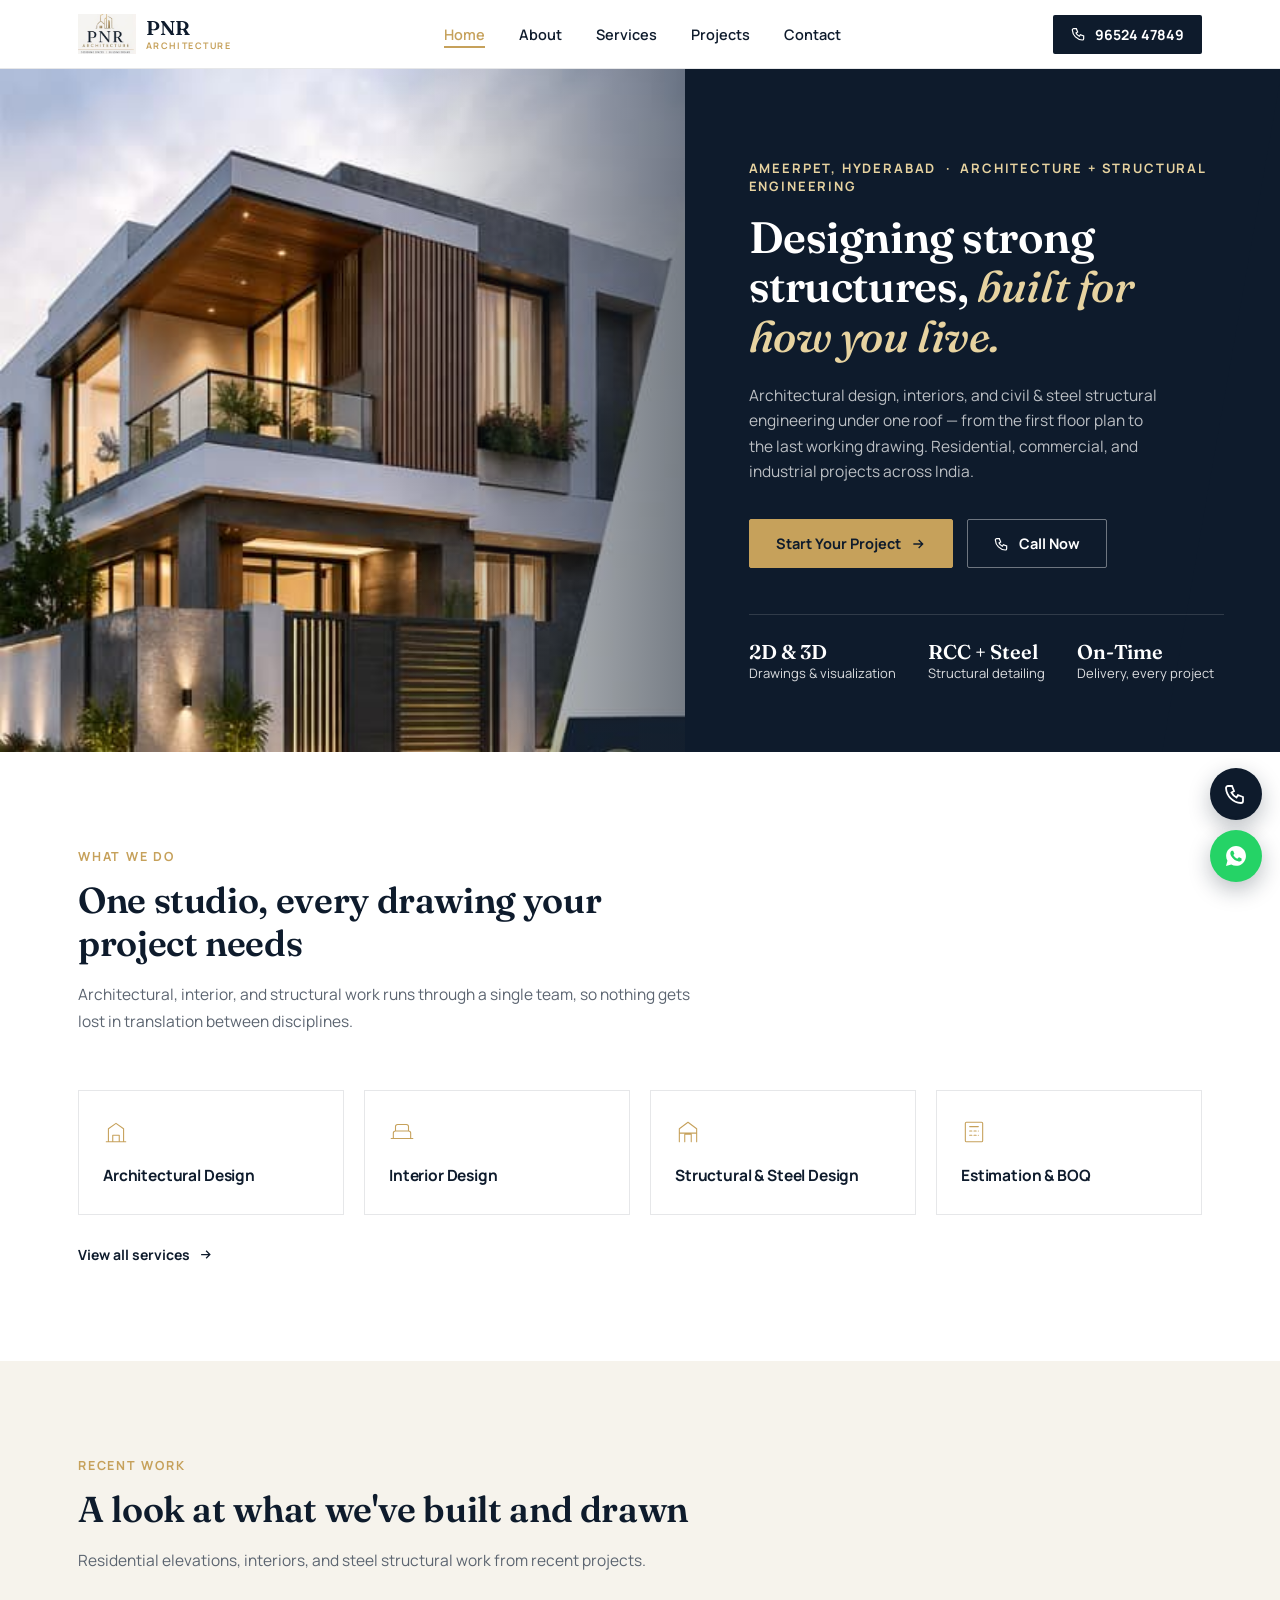
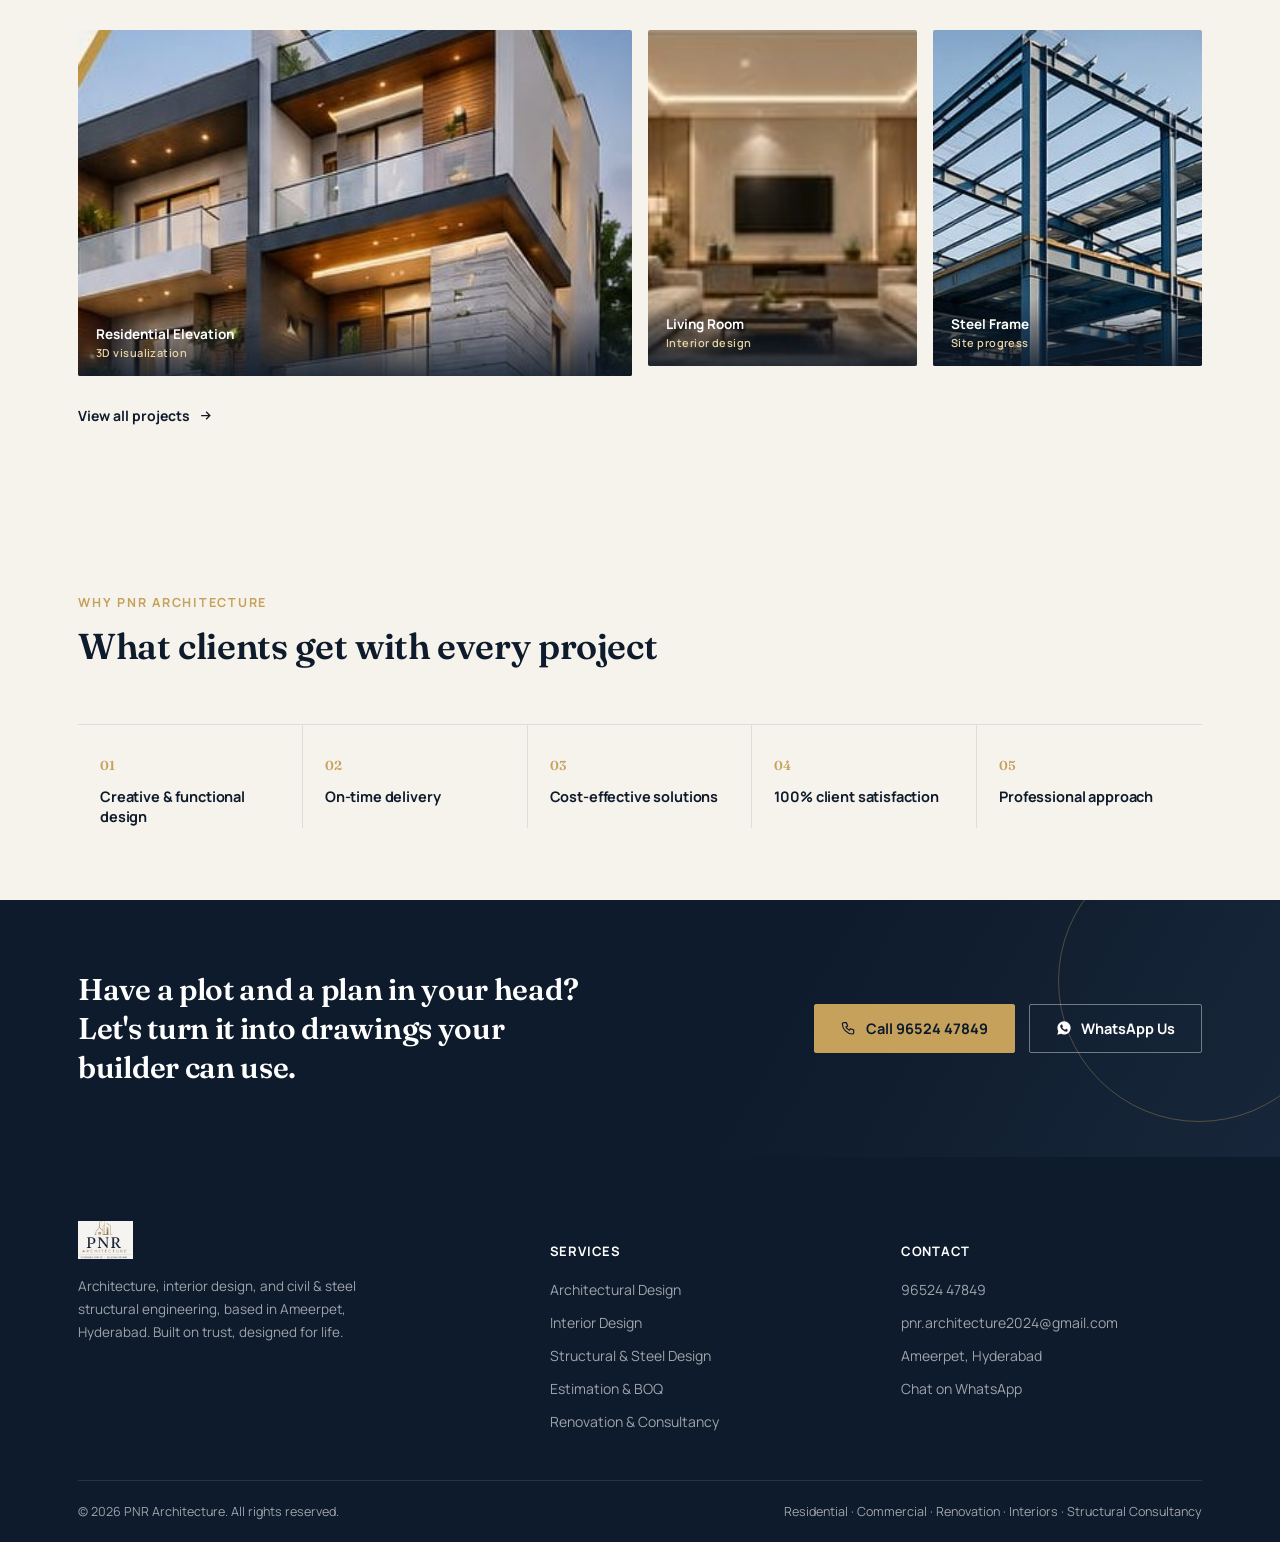
<file: index.html>
<!DOCTYPE html>
<html lang="en">
<head>
<meta charset="UTF-8">
<meta name="viewport" content="width=device-width, initial-scale=1.0">
<title>Home — PNR Architecture, Ameerpet Hyderabad</title>
<meta name="description" content="PNR Architecture — architecture, interior design, and civil & steel structural engineering, Ameerpet, Hyderabad.">
<link rel="preconnect" href="https://fonts.googleapis.com">
<link rel="preconnect" href="https://fonts.gstatic.com" crossorigin>
<link href="https://fonts.googleapis.com/css2?family=Fraunces:ital,opsz,wght@0,9..144,400;0,9..144,500;0,9..144,600;0,9..144,700;1,9..144,500&family=Manrope:wght@400;500;600;700;800&display=swap" rel="stylesheet">
<link rel="stylesheet" href="styles.css">
</head>
<body>

<header class="site-nav">
  <div class="nav-inner">
    <a href="index.html" class="nav-brand">
      <img src="assets/img/logo.jpg" alt="PNR Architecture logo">
      <span class="brand-text">PNR<span>ARCHITECTURE</span></span>
    </a>
    <nav class="nav-links" id="navLinks">
      <a href="index.html" class="active">Home</a>
      <a href="about.html">About</a>
      <a href="services.html">Services</a>
      <a href="projects.html">Projects</a>
      <a href="contact.html">Contact</a>
    </nav>
    <div class="nav-cta">
      <a href="tel:+919652447849" class="btn-call">
        <svg viewBox="0 0 24 24" fill="none" stroke="currentColor" stroke-width="1.8"><path d="M4 4h4l2 5-2.5 1.5a11 11 0 0 0 5 5L14 13l5 2v4a2 2 0 0 1-2 2A16 16 0 0 1 2 6a2 2 0 0 1 2-2z"/></svg>
        96524 47849
      </a>
      <button class="nav-toggle" id="navToggle" aria-label="Toggle menu">
        <span></span><span></span><span></span>
      </button>
    </div>
  </div>
</header>

<section class="hero" id="home">
  <div class="hero-grid">
    <div class="hero-media">
      <img src="assets/img/hero-house.jpg" alt="Modern residential elevation designed by PNR Architecture">
    </div>
    <div class="hero-diag"></div>
    <div class="hero-copy">
      <span class="hero-eyebrow reveal d1">AMEERPET, HYDERABAD &nbsp;·&nbsp; ARCHITECTURE + STRUCTURAL ENGINEERING</span>
      <h1 class="reveal d2">Designing strong structures, <em>built for how you live.</em></h1>
      <p class="hero-sub reveal d3">Architectural design, interiors, and civil &amp; steel structural engineering under one roof — from the first floor plan to the last working drawing. Residential, commercial, and industrial projects across India.</p>
      <div class="hero-actions reveal d4">
        <a href="contact.html" class="btn-gold">
          Start Your Project
          <svg viewBox="0 0 24 24" fill="none" stroke="currentColor" stroke-width="2"><path d="M5 12h14M13 6l6 6-6 6"/></svg>
        </a>
        <a href="tel:+919652447849" class="btn-ghost">
          <svg viewBox="0 0 24 24" fill="none" stroke="currentColor" stroke-width="1.8"><path d="M4 4h4l2 5-2.5 1.5a11 11 0 0 0 5 5L14 13l5 2v4a2 2 0 0 1-2 2A16 16 0 0 1 2 6a2 2 0 0 1 2-2z"/></svg>
          Call Now
        </a>
      </div>
      <div class="hero-strip reveal d4">
        <div><strong>2D &amp; 3D</strong>Drawings &amp; visualization</div>
        <div><strong>RCC + Steel</strong>Structural detailing</div>
        <div><strong>On-Time</strong>Delivery, every project</div>
      </div>
    </div>
  </div>
</section>

<section class="section" id="services">
  <div class="wrap">
    <div class="section-foot">
      <div class="section-head">
        <span class="section-tag">What we do</span>
        <h2>One studio, every drawing your project needs</h2>
        <p>Architectural, interior, and structural work runs through a single team, so nothing gets lost in translation between disciplines.</p>
      </div>
    </div>
    <div class="teaser-grid">
      <div class="teaser-card">
        <svg viewBox="0 0 24 24" fill="none" stroke="currentColor" stroke-linecap="round" stroke-linejoin="round"><path d="M3 21h18M5 21V9l7-5 7 5v12M9 21v-6h6v6"/></svg>
        <h3>Architectural Design</h3>
      </div>
      <div class="teaser-card">
        <svg viewBox="0 0 24 24" fill="none" stroke="currentColor" stroke-linecap="round" stroke-linejoin="round"><path d="M4 18v-5a2 2 0 0 1 2-2h12a2 2 0 0 1 2 2v5M2 18h20M6 11V7a2 2 0 0 1 2-2h8a2 2 0 0 1 2 2v4"/></svg>
        <h3>Interior Design</h3>
      </div>
      <div class="teaser-card">
        <svg viewBox="0 0 24 24" fill="none" stroke="currentColor" stroke-linecap="round" stroke-linejoin="round"><path d="M4 21V9l8-6 8 6v12M9 21v-7h6v7M4 13h16"/></svg>
        <h3>Structural &amp; Steel Design</h3>
      </div>
      <div class="teaser-card">
        <svg viewBox="0 0 24 24" fill="none" stroke="currentColor" stroke-linecap="round" stroke-linejoin="round"><rect x="4" y="3" width="16" height="18" rx="1"/><path d="M8 7h8M8 11h2M12 11h2M16 11h0M8 15h2M12 15h2M16 15h0"/></svg>
        <h3>Estimation &amp; BOQ</h3>
      </div>
    </div>
    <a href="services.html" class="section-link">View all services <svg viewBox="0 0 24 24" fill="none" stroke="currentColor" stroke-width="2"><path d="M5 12h14M13 6l6 6-6 6"/></svg></a>
  </div>
</section>

<section class="section bg-cream" id="projects">
  <div class="wrap">
    <div class="section-head">
      <span class="section-tag">Recent work</span>
      <h2>A look at what we've built and drawn</h2>
      <p>Residential elevations, interiors, and steel structural work from recent projects.</p>
    </div>
    <div class="gallery">
      <div class="g-item wide"><img src="assets/img/residential-elevation.jpg" alt="Three-storey modern residential elevation with glass balconies"><div class="g-caption">Residential Elevation<span>3D visualization</span></div></div>
      <div class="g-item"><img src="assets/img/living-room.jpg" alt="Modern living room interior"><div class="g-caption">Living Room<span>Interior design</span></div></div>
      <div class="g-item"><img src="assets/img/steel-frame-erection.jpg" alt="Steel structural framework under construction"><div class="g-caption">Steel Frame<span>Site progress</span></div></div>
    </div>
    <a href="projects.html" class="section-link">View all projects <svg viewBox="0 0 24 24" fill="none" stroke="currentColor" stroke-width="2"><path d="M5 12h14M13 6l6 6-6 6"/></svg></a>
  </div>
</section>

<section class="section tight bg-cream">
  <div class="wrap">
    <div class="section-head">
      <span class="section-tag">Why PNR Architecture</span>
      <h2>What clients get with every project</h2>
    </div>
    <div class="why-row">
      <div class="why-item"><div class="num">01</div><h4>Creative &amp; functional design</h4></div>
      <div class="why-item"><div class="num">02</div><h4>On-time delivery</h4></div>
      <div class="why-item"><div class="num">03</div><h4>Cost-effective solutions</h4></div>
      <div class="why-item"><div class="num">04</div><h4>100% client satisfaction</h4></div>
      <div class="why-item"><div class="num">05</div><h4>Professional approach</h4></div>
    </div>
  </div>
</section>

<section class="cta-band">
  <div class="wrap cta-inner">
    <h3>Have a plot and a plan in your head? Let's turn it into drawings your builder can use.</h3>
    <div class="cta-buttons">
      <a href="tel:+919652447849" class="btn-gold">
        <svg viewBox="0 0 24 24" fill="none" stroke="currentColor" stroke-width="1.8"><path d="M4 4h4l2 5-2.5 1.5a11 11 0 0 0 5 5L14 13l5 2v4a2 2 0 0 1-2 2A16 16 0 0 1 2 6a2 2 0 0 1 2-2z"/></svg>
        Call 96524 47849
      </a>
      <a href="https://wa.me/919652447849?text=Hi%20PNR%20Architecture%2C%20I%27d%20like%20to%20discuss%20my%20project." class="btn-ghost" target="_blank" rel="noopener">
        <svg viewBox="0 0 24 24" fill="currentColor"><path d="M12.04 2C6.58 2 2.13 6.45 2.13 11.91c0 1.75.46 3.45 1.32 4.95L2 22l5.29-1.39a9.9 9.9 0 0 0 4.75 1.21h.01c5.46 0 9.91-4.45 9.91-9.91C21.96 6.45 17.5 2 12.04 2zm5.8 14.1c-.24.68-1.4 1.3-1.93 1.38-.5.08-1.12.11-1.8-.11-.42-.13-.95-.31-1.64-.6-2.9-1.25-4.79-4.16-4.94-4.36-.14-.2-1.18-1.57-1.18-3 0-1.42.75-2.12 1.02-2.41.27-.29.58-.36.78-.36.2 0 .39 0 .56.01.18.01.42-.07.65.5.24.58.82 2 .89 2.14.07.14.12.31.02.5-.09.2-.14.31-.28.48-.14.16-.29.36-.42.48-.14.14-.28.28-.12.55.16.27.71 1.17 1.52 1.9 1.05.94 1.93 1.23 2.2 1.37.27.14.43.11.59-.07.16-.18.68-.79.87-1.06.18-.27.36-.22.6-.13.25.09 1.58.75 1.85.88.27.14.45.2.51.32.07.11.07.66-.17 1.34z"/></svg>
        WhatsApp Us
      </a>
    </div>
  </div>
</section>

<footer>
  <div class="wrap">
    <div class="footer-grid">
      <div class="footer-brand">
        <img src="assets/img/logo.jpg" alt="PNR Architecture">
        <p>Architecture, interior design, and civil &amp; steel structural engineering, based in Ameerpet, Hyderabad. Built on trust, designed for life.</p>
      </div>
      <div>
        <h5>Services</h5>
        <ul>
          <li><a href="services.html">Architectural Design</a></li>
          <li><a href="services.html">Interior Design</a></li>
          <li><a href="services.html">Structural &amp; Steel Design</a></li>
          <li><a href="services.html">Estimation &amp; BOQ</a></li>
          <li><a href="services.html">Renovation &amp; Consultancy</a></li>
        </ul>
      </div>
      <div>
        <h5>Contact</h5>
        <ul>
          <li><a href="tel:+919652447849">96524 47849</a></li>
          <li><a href="mailto:pnr.architecture2024@gmail.com">pnr.architecture2024@gmail.com</a></li>
          <li><a href="contact.html">Ameerpet, Hyderabad</a></li>
          <li><a href="https://wa.me/919652447849?text=Hi%20PNR%20Architecture%2C%20I%27d%20like%20to%20discuss%20my%20project." target="_blank" rel="noopener">Chat on WhatsApp</a></li>
        </ul>
      </div>
    </div>
    <div class="footer-bottom">
      <span>© 2026 PNR Architecture. All rights reserved.</span>
      <span>Residential · Commercial · Renovation · Interiors · Structural Consultancy</span>
    </div>
  </div>
</footer>

<div class="float-actions">
  <a href="tel:+919652447849" class="fab call" aria-label="Call PNR Architecture">
    <svg viewBox="0 0 24 24" fill="none" stroke="currentColor" stroke-width="1.8"><path d="M4 4h4l2 5-2.5 1.5a11 11 0 0 0 5 5L14 13l5 2v4a2 2 0 0 1-2 2A16 16 0 0 1 2 6a2 2 0 0 1 2-2z"/></svg>
  </a>
  <a href="https://wa.me/919652447849?text=Hi%20PNR%20Architecture%2C%20I%27d%20like%20to%20discuss%20my%20project." class="fab wa" target="_blank" rel="noopener" aria-label="WhatsApp PNR Architecture">
    <svg viewBox="0 0 24 24" fill="currentColor"><path d="M12.04 2C6.58 2 2.13 6.45 2.13 11.91c0 1.75.46 3.45 1.32 4.95L2 22l5.29-1.39a9.9 9.9 0 0 0 4.75 1.21h.01c5.46 0 9.91-4.45 9.91-9.91C21.96 6.45 17.5 2 12.04 2zm5.8 14.1c-.24.68-1.4 1.3-1.93 1.38-.5.08-1.12.11-1.8-.11-.42-.13-.95-.31-1.64-.6-2.9-1.25-4.79-4.16-4.94-4.36-.14-.2-1.18-1.57-1.18-3 0-1.42.75-2.12 1.02-2.41.27-.29.58-.36.78-.36.2 0 .39 0 .56.01.18.01.42-.07.65.5.24.58.82 2 .89 2.14.07.14.12.31.02.5-.09.2-.14.31-.28.48-.14.16-.29.36-.42.48-.14.14-.28.28-.12.55.16.27.71 1.17 1.52 1.9 1.05.94 1.93 1.23 2.2 1.37.27.14.43.11.59-.07.16-.18.68-.79.87-1.06.18-.27.36-.22.6-.13.25.09 1.58.75 1.85.88.27.14.45.2.51.32.07.11.07.66-.17 1.34z"/></svg>
  </a>
</div>

<div class="mobile-bar">
  <a href="tel:+919652447849" class="call">
    <svg viewBox="0 0 24 24" fill="none" stroke="currentColor" stroke-width="1.8"><path d="M4 4h4l2 5-2.5 1.5a11 11 0 0 0 5 5L14 13l5 2v4a2 2 0 0 1-2 2A16 16 0 0 1 2 6a2 2 0 0 1 2-2z"/></svg>
    Call Now
  </a>
  <a href="https://wa.me/919652447849?text=Hi%20PNR%20Architecture%2C%20I%27d%20like%20to%20discuss%20my%20project." class="wa" target="_blank" rel="noopener">
    <svg viewBox="0 0 24 24" fill="currentColor"><path d="M12.04 2C6.58 2 2.13 6.45 2.13 11.91c0 1.75.46 3.45 1.32 4.95L2 22l5.29-1.39a9.9 9.9 0 0 0 4.75 1.21h.01c5.46 0 9.91-4.45 9.91-9.91C21.96 6.45 17.5 2 12.04 2zm5.8 14.1c-.24.68-1.4 1.3-1.93 1.38-.5.08-1.12.11-1.8-.11-.42-.13-.95-.31-1.64-.6-2.9-1.25-4.79-4.16-4.94-4.36-.14-.2-1.18-1.57-1.18-3 0-1.42.75-2.12 1.02-2.41.27-.29.58-.36.78-.36.2 0 .39 0 .56.01.18.01.42-.07.65.5.24.58.82 2 .89 2.14.07.14.12.31.02.5-.09.2-.14.31-.28.48-.14.16-.29.36-.42.48-.14.14-.28.28-.12.55.16.27.71 1.17 1.52 1.9 1.05.94 1.93 1.23 2.2 1.37.27.14.43.11.59-.07.16-.18.68-.79.87-1.06.18-.27.36-.22.6-.13.25.09 1.58.75 1.85.88.27.14.45.2.51.32.07.11.07.66-.17 1.34z"/></svg>
    WhatsApp
  </a>
</div>

<script src="script.js"></script>

</body>
</html>
</file>
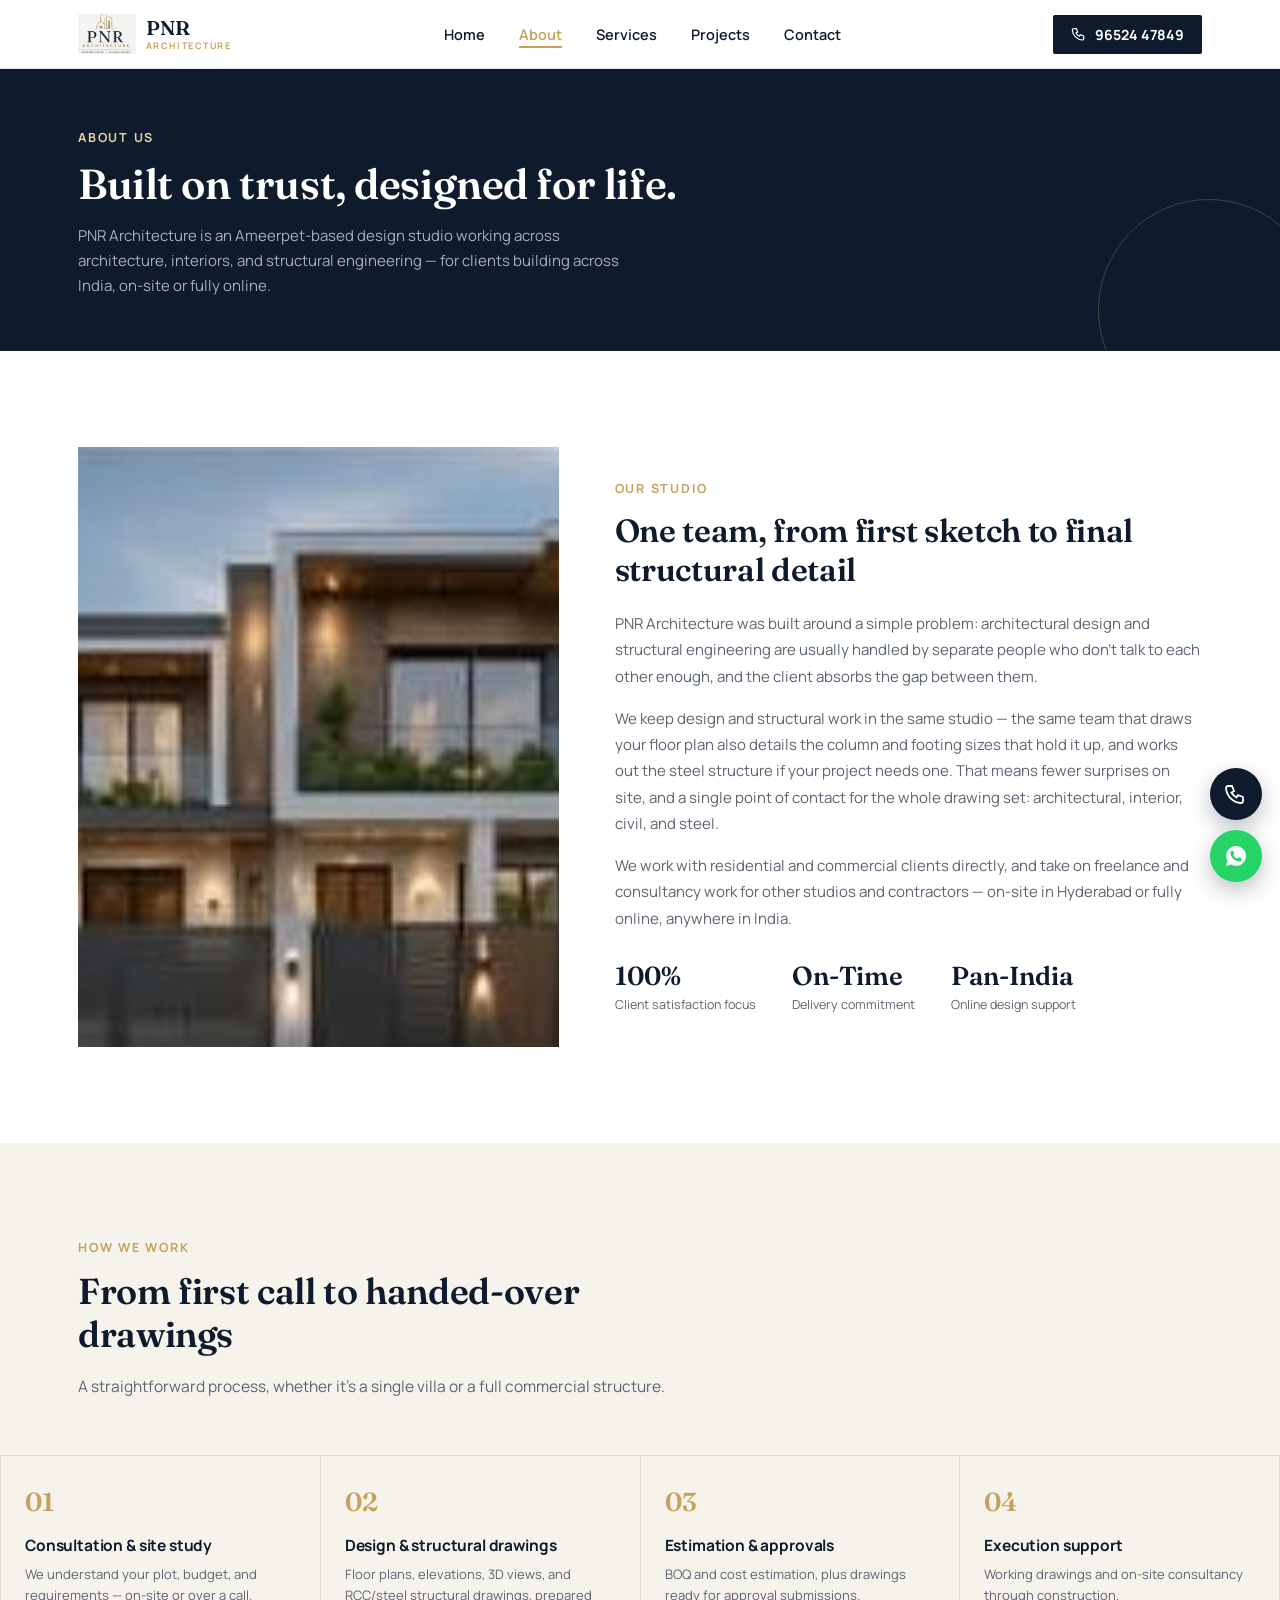
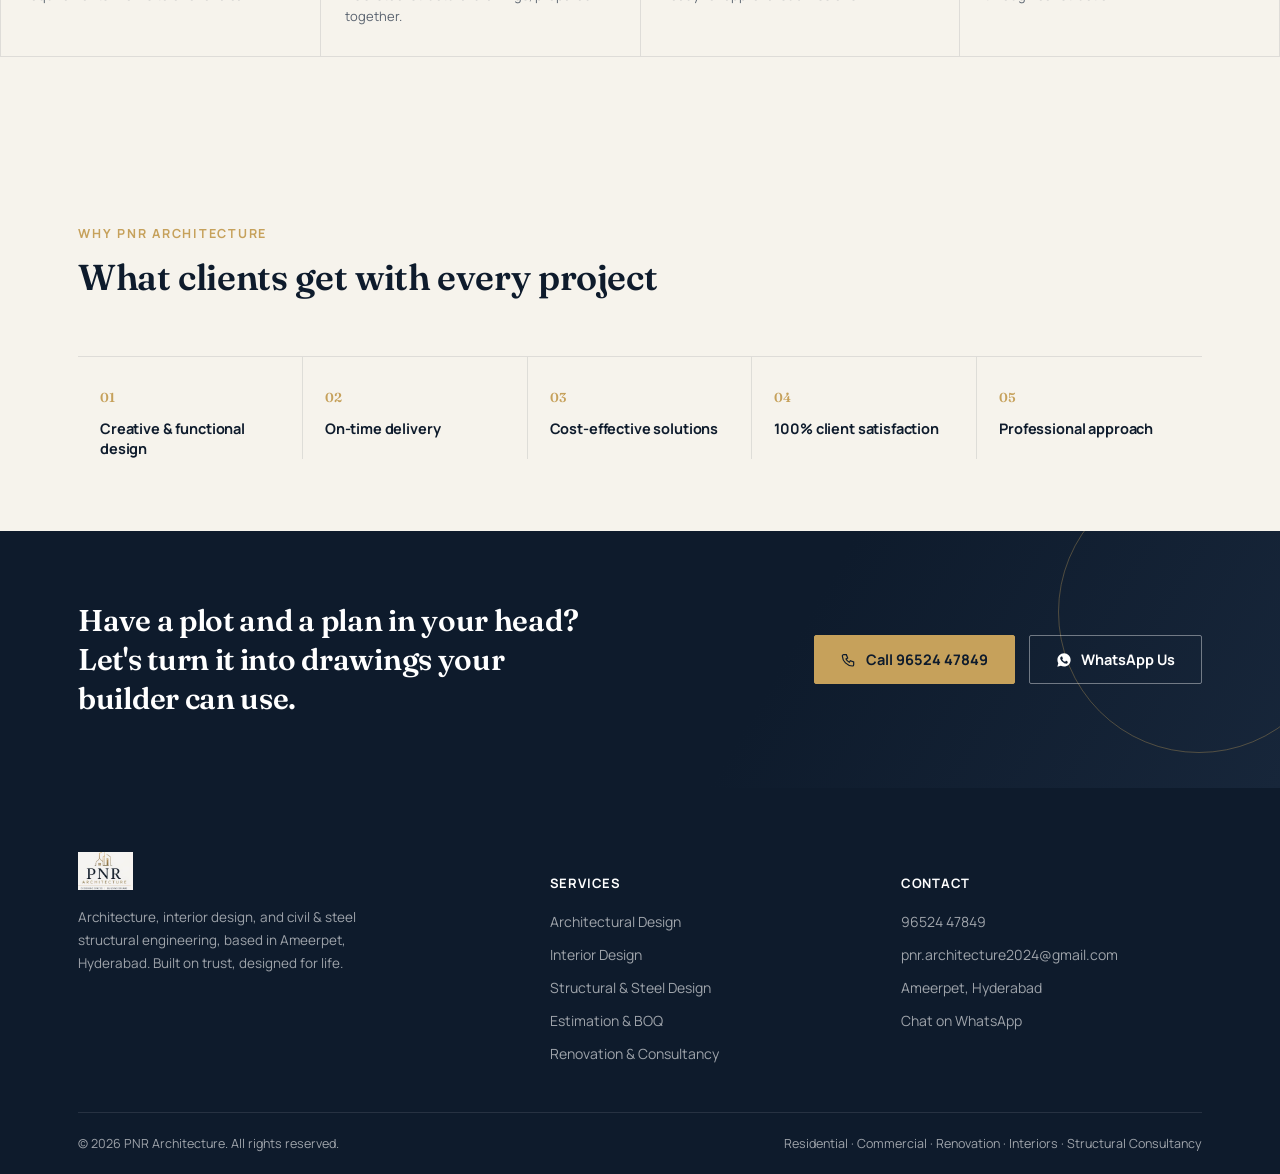
<file: about.html>
<!DOCTYPE html>
<html lang="en">
<head>
<meta charset="UTF-8">
<meta name="viewport" content="width=device-width, initial-scale=1.0">
<title>About Us — PNR Architecture, Ameerpet Hyderabad</title>
<meta name="description" content="About PNR Architecture — an Ameerpet, Hyderabad studio for architecture, interiors, and structural engineering.">
<link rel="preconnect" href="https://fonts.googleapis.com">
<link rel="preconnect" href="https://fonts.gstatic.com" crossorigin>
<link href="https://fonts.googleapis.com/css2?family=Fraunces:ital,opsz,wght@0,9..144,400;0,9..144,500;0,9..144,600;0,9..144,700;1,9..144,500&family=Manrope:wght@400;500;600;700;800&display=swap" rel="stylesheet">
<link rel="stylesheet" href="styles.css">
</head>
<body>

<header class="site-nav">
  <div class="nav-inner">
    <a href="index.html" class="nav-brand">
      <img src="assets/img/logo.jpg" alt="PNR Architecture logo">
      <span class="brand-text">PNR<span>ARCHITECTURE</span></span>
    </a>
    <nav class="nav-links" id="navLinks">
      <a href="index.html">Home</a>
      <a href="about.html" class="active">About</a>
      <a href="services.html">Services</a>
      <a href="projects.html">Projects</a>
      <a href="contact.html">Contact</a>
    </nav>
    <div class="nav-cta">
      <a href="tel:+919652447849" class="btn-call">
        <svg viewBox="0 0 24 24" fill="none" stroke="currentColor" stroke-width="1.8"><path d="M4 4h4l2 5-2.5 1.5a11 11 0 0 0 5 5L14 13l5 2v4a2 2 0 0 1-2 2A16 16 0 0 1 2 6a2 2 0 0 1 2-2z"/></svg>
        96524 47849
      </a>
      <button class="nav-toggle" id="navToggle" aria-label="Toggle menu">
        <span></span><span></span><span></span>
      </button>
    </div>
  </div>
</header>

<section class="page-header">
  <div class="wrap">
    <span class="section-tag">About us</span>
    <h1>Built on trust, designed for life.</h1>
    <p>PNR Architecture is an Ameerpet-based design studio working across architecture, interiors, and structural engineering — for clients building across India, on-site or fully online.</p>
  </div>
</section>

<section class="section">
  <div class="wrap">
    <div class="story-grid">
      <img src="assets/img/villa-elevation.jpg" alt="Two-storey villa elevation with gate and landscaping, designed by PNR Architecture">
      <div class="story-copy">
        <span class="section-tag">Our studio</span>
        <h2 style="margin-top:14px;margin-bottom:22px;font-size:clamp(24px,2.8vw,32px);color:var(--navy);">One team, from first sketch to final structural detail</h2>
        <p>PNR Architecture was built around a simple problem: architectural design and structural engineering are usually handled by separate people who don't talk to each other enough, and the client absorbs the gap between them.</p>
        <p>We keep design and structural work in the same studio — the same team that draws your floor plan also details the column and footing sizes that hold it up, and works out the steel structure if your project needs one. That means fewer surprises on site, and a single point of contact for the whole drawing set: architectural, interior, civil, and steel.</p>
        <p>We work with residential and commercial clients directly, and take on freelance and consultancy work for other studios and contractors — on-site in Hyderabad or fully online, anywhere in India.</p>
        <div class="story-stats">
          <div><strong>100%</strong><span>Client satisfaction focus</span></div>
          <div><strong>On-Time</strong><span>Delivery commitment</span></div>
          <div><strong>Pan-India</strong><span>Online design support</span></div>
        </div>
      </div>
    </div>
  </div>
</section>

<section class="section bg-cream">
  <div class="wrap">
    <div class="section-head">
      <span class="section-tag">How we work</span>
      <h2>From first call to handed-over drawings</h2>
      <p>A straightforward process, whether it's a single villa or a full commercial structure.</p>
    </div>
  </div>
  <div class="process-grid">
    <div class="process-item">
      <div class="num">01</div>
      <h4>Consultation &amp; site study</h4>
      <p>We understand your plot, budget, and requirements — on-site or over a call.</p>
    </div>
    <div class="process-item">
      <div class="num">02</div>
      <h4>Design &amp; structural drawings</h4>
      <p>Floor plans, elevations, 3D views, and RCC/steel structural drawings, prepared together.</p>
    </div>
    <div class="process-item">
      <div class="num">03</div>
      <h4>Estimation &amp; approvals</h4>
      <p>BOQ and cost estimation, plus drawings ready for approval submissions.</p>
    </div>
    <div class="process-item">
      <div class="num">04</div>
      <h4>Execution support</h4>
      <p>Working drawings and on-site consultancy through construction.</p>
    </div>
  </div>
</section>

<section class="section tight bg-cream">
  <div class="wrap">
    <div class="section-head">
      <span class="section-tag">Why PNR Architecture</span>
      <h2>What clients get with every project</h2>
    </div>
    <div class="why-row">
      <div class="why-item"><div class="num">01</div><h4>Creative &amp; functional design</h4></div>
      <div class="why-item"><div class="num">02</div><h4>On-time delivery</h4></div>
      <div class="why-item"><div class="num">03</div><h4>Cost-effective solutions</h4></div>
      <div class="why-item"><div class="num">04</div><h4>100% client satisfaction</h4></div>
      <div class="why-item"><div class="num">05</div><h4>Professional approach</h4></div>
    </div>
  </div>
</section>

<section class="cta-band">
  <div class="wrap cta-inner">
    <h3>Have a plot and a plan in your head? Let's turn it into drawings your builder can use.</h3>
    <div class="cta-buttons">
      <a href="tel:+919652447849" class="btn-gold">
        <svg viewBox="0 0 24 24" fill="none" stroke="currentColor" stroke-width="1.8"><path d="M4 4h4l2 5-2.5 1.5a11 11 0 0 0 5 5L14 13l5 2v4a2 2 0 0 1-2 2A16 16 0 0 1 2 6a2 2 0 0 1 2-2z"/></svg>
        Call 96524 47849
      </a>
      <a href="https://wa.me/919652447849?text=Hi%20PNR%20Architecture%2C%20I%27d%20like%20to%20discuss%20my%20project." class="btn-ghost" target="_blank" rel="noopener">
        <svg viewBox="0 0 24 24" fill="currentColor"><path d="M12.04 2C6.58 2 2.13 6.45 2.13 11.91c0 1.75.46 3.45 1.32 4.95L2 22l5.29-1.39a9.9 9.9 0 0 0 4.75 1.21h.01c5.46 0 9.91-4.45 9.91-9.91C21.96 6.45 17.5 2 12.04 2zm5.8 14.1c-.24.68-1.4 1.3-1.93 1.38-.5.08-1.12.11-1.8-.11-.42-.13-.95-.31-1.64-.6-2.9-1.25-4.79-4.16-4.94-4.36-.14-.2-1.18-1.57-1.18-3 0-1.42.75-2.12 1.02-2.41.27-.29.58-.36.78-.36.2 0 .39 0 .56.01.18.01.42-.07.65.5.24.58.82 2 .89 2.14.07.14.12.31.02.5-.09.2-.14.31-.28.48-.14.16-.29.36-.42.48-.14.14-.28.28-.12.55.16.27.71 1.17 1.52 1.9 1.05.94 1.93 1.23 2.2 1.37.27.14.43.11.59-.07.16-.18.68-.79.87-1.06.18-.27.36-.22.6-.13.25.09 1.58.75 1.85.88.27.14.45.2.51.32.07.11.07.66-.17 1.34z"/></svg>
        WhatsApp Us
      </a>
    </div>
  </div>
</section>

<footer>
  <div class="wrap">
    <div class="footer-grid">
      <div class="footer-brand">
        <img src="assets/img/logo.jpg" alt="PNR Architecture">
        <p>Architecture, interior design, and civil &amp; steel structural engineering, based in Ameerpet, Hyderabad. Built on trust, designed for life.</p>
      </div>
      <div>
        <h5>Services</h5>
        <ul>
          <li><a href="services.html">Architectural Design</a></li>
          <li><a href="services.html">Interior Design</a></li>
          <li><a href="services.html">Structural &amp; Steel Design</a></li>
          <li><a href="services.html">Estimation &amp; BOQ</a></li>
          <li><a href="services.html">Renovation &amp; Consultancy</a></li>
        </ul>
      </div>
      <div>
        <h5>Contact</h5>
        <ul>
          <li><a href="tel:+919652447849">96524 47849</a></li>
          <li><a href="mailto:pnr.architecture2024@gmail.com">pnr.architecture2024@gmail.com</a></li>
          <li><a href="contact.html">Ameerpet, Hyderabad</a></li>
          <li><a href="https://wa.me/919652447849?text=Hi%20PNR%20Architecture%2C%20I%27d%20like%20to%20discuss%20my%20project." target="_blank" rel="noopener">Chat on WhatsApp</a></li>
        </ul>
      </div>
    </div>
    <div class="footer-bottom">
      <span>© 2026 PNR Architecture. All rights reserved.</span>
      <span>Residential · Commercial · Renovation · Interiors · Structural Consultancy</span>
    </div>
  </div>
</footer>

<div class="float-actions">
  <a href="tel:+919652447849" class="fab call" aria-label="Call PNR Architecture">
    <svg viewBox="0 0 24 24" fill="none" stroke="currentColor" stroke-width="1.8"><path d="M4 4h4l2 5-2.5 1.5a11 11 0 0 0 5 5L14 13l5 2v4a2 2 0 0 1-2 2A16 16 0 0 1 2 6a2 2 0 0 1 2-2z"/></svg>
  </a>
  <a href="https://wa.me/919652447849?text=Hi%20PNR%20Architecture%2C%20I%27d%20like%20to%20discuss%20my%20project." class="fab wa" target="_blank" rel="noopener" aria-label="WhatsApp PNR Architecture">
    <svg viewBox="0 0 24 24" fill="currentColor"><path d="M12.04 2C6.58 2 2.13 6.45 2.13 11.91c0 1.75.46 3.45 1.32 4.95L2 22l5.29-1.39a9.9 9.9 0 0 0 4.75 1.21h.01c5.46 0 9.91-4.45 9.91-9.91C21.96 6.45 17.5 2 12.04 2zm5.8 14.1c-.24.68-1.4 1.3-1.93 1.38-.5.08-1.12.11-1.8-.11-.42-.13-.95-.31-1.64-.6-2.9-1.25-4.79-4.16-4.94-4.36-.14-.2-1.18-1.57-1.18-3 0-1.42.75-2.12 1.02-2.41.27-.29.58-.36.78-.36.2 0 .39 0 .56.01.18.01.42-.07.65.5.24.58.82 2 .89 2.14.07.14.12.31.02.5-.09.2-.14.31-.28.48-.14.16-.29.36-.42.48-.14.14-.28.28-.12.55.16.27.71 1.17 1.52 1.9 1.05.94 1.93 1.23 2.2 1.37.27.14.43.11.59-.07.16-.18.68-.79.87-1.06.18-.27.36-.22.6-.13.25.09 1.58.75 1.85.88.27.14.45.2.51.32.07.11.07.66-.17 1.34z"/></svg>
  </a>
</div>

<div class="mobile-bar">
  <a href="tel:+919652447849" class="call">
    <svg viewBox="0 0 24 24" fill="none" stroke="currentColor" stroke-width="1.8"><path d="M4 4h4l2 5-2.5 1.5a11 11 0 0 0 5 5L14 13l5 2v4a2 2 0 0 1-2 2A16 16 0 0 1 2 6a2 2 0 0 1 2-2z"/></svg>
    Call Now
  </a>
  <a href="https://wa.me/919652447849?text=Hi%20PNR%20Architecture%2C%20I%27d%20like%20to%20discuss%20my%20project." class="wa" target="_blank" rel="noopener">
    <svg viewBox="0 0 24 24" fill="currentColor"><path d="M12.04 2C6.58 2 2.13 6.45 2.13 11.91c0 1.75.46 3.45 1.32 4.95L2 22l5.29-1.39a9.9 9.9 0 0 0 4.75 1.21h.01c5.46 0 9.91-4.45 9.91-9.91C21.96 6.45 17.5 2 12.04 2zm5.8 14.1c-.24.68-1.4 1.3-1.93 1.38-.5.08-1.12.11-1.8-.11-.42-.13-.95-.31-1.64-.6-2.9-1.25-4.79-4.16-4.94-4.36-.14-.2-1.18-1.57-1.18-3 0-1.42.75-2.12 1.02-2.41.27-.29.58-.36.78-.36.2 0 .39 0 .56.01.18.01.42-.07.65.5.24.58.82 2 .89 2.14.07.14.12.31.02.5-.09.2-.14.31-.28.48-.14.16-.29.36-.42.48-.14.14-.28.28-.12.55.16.27.71 1.17 1.52 1.9 1.05.94 1.93 1.23 2.2 1.37.27.14.43.11.59-.07.16-.18.68-.79.87-1.06.18-.27.36-.22.6-.13.25.09 1.58.75 1.85.88.27.14.45.2.51.32.07.11.07.66-.17 1.34z"/></svg>
    WhatsApp
  </a>
</div>

<script src="script.js"></script>

</body>
</html>
</file>
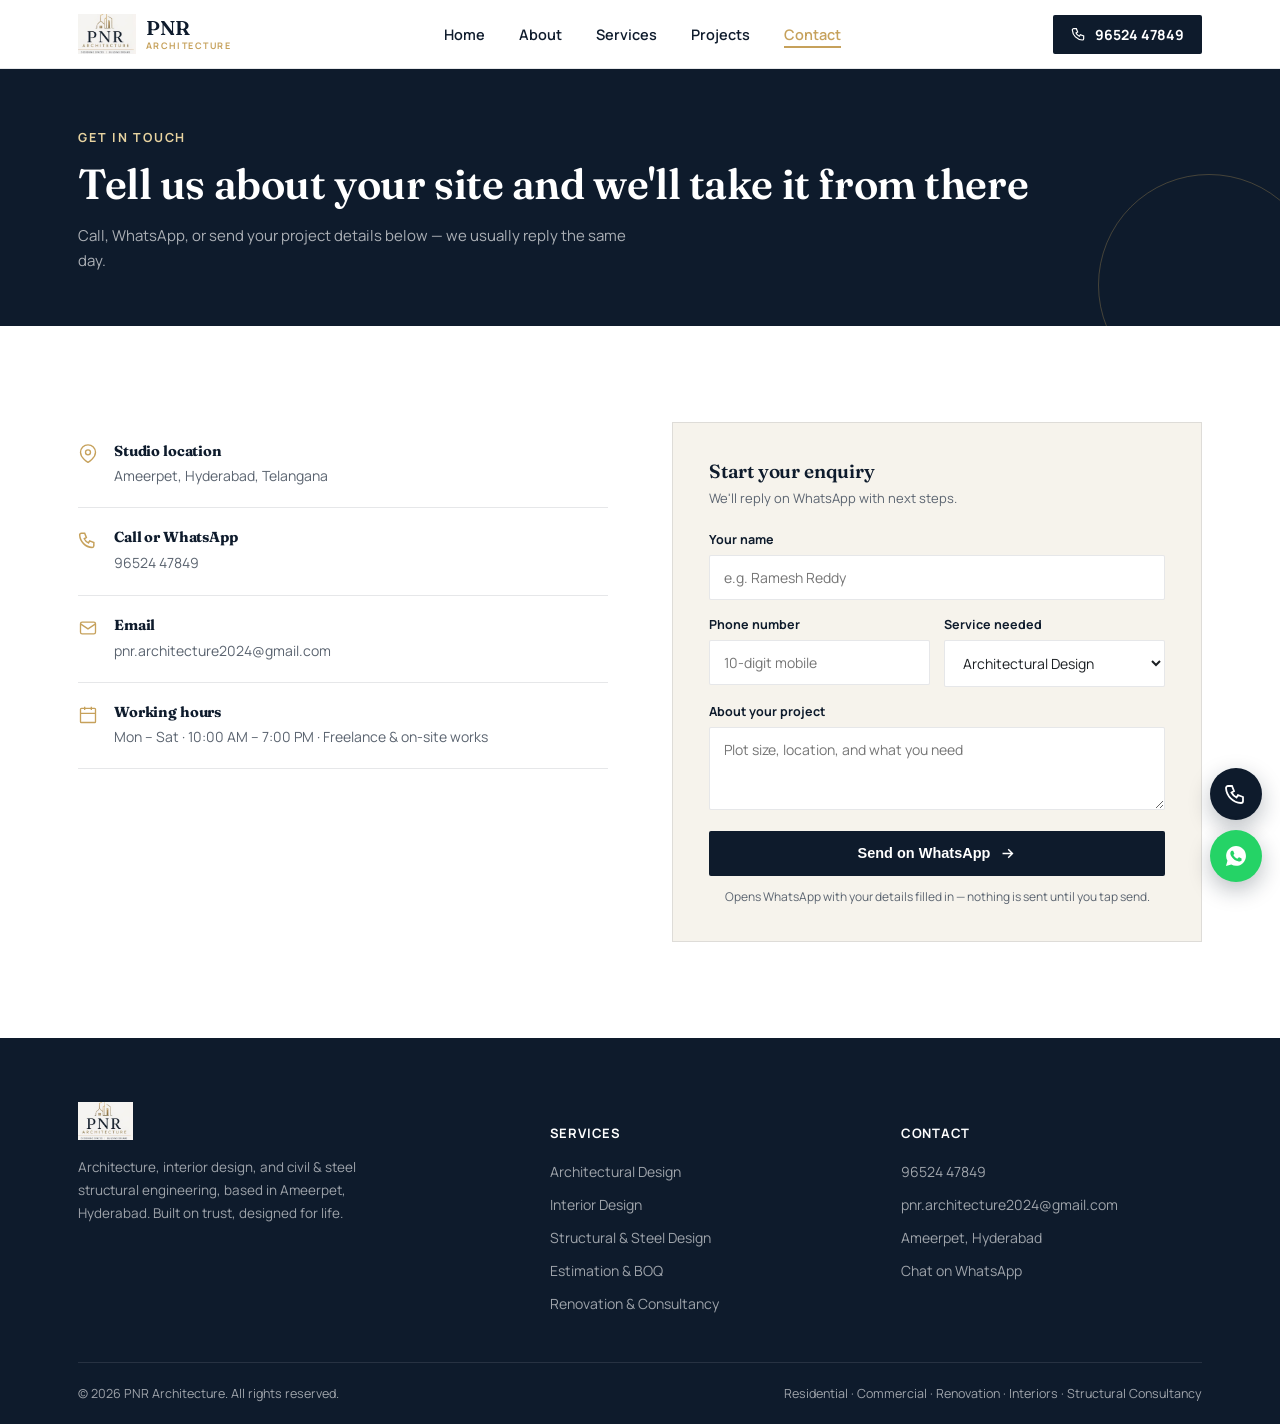
<file: contact.html>
<!DOCTYPE html>
<html lang="en">
<head>
<meta charset="UTF-8">
<meta name="viewport" content="width=device-width, initial-scale=1.0">
<title>Contact — PNR Architecture, Ameerpet Hyderabad</title>
<meta name="description" content="Contact PNR Architecture — Ameerpet, Hyderabad. Call or WhatsApp 96524 47849.">
<link rel="preconnect" href="https://fonts.googleapis.com">
<link rel="preconnect" href="https://fonts.gstatic.com" crossorigin>
<link href="https://fonts.googleapis.com/css2?family=Fraunces:ital,opsz,wght@0,9..144,400;0,9..144,500;0,9..144,600;0,9..144,700;1,9..144,500&family=Manrope:wght@400;500;600;700;800&display=swap" rel="stylesheet">
<link rel="stylesheet" href="styles.css">
</head>
<body>

<header class="site-nav">
  <div class="nav-inner">
    <a href="index.html" class="nav-brand">
      <img src="assets/img/logo.jpg" alt="PNR Architecture logo">
      <span class="brand-text">PNR<span>ARCHITECTURE</span></span>
    </a>
    <nav class="nav-links" id="navLinks">
      <a href="index.html">Home</a>
      <a href="about.html">About</a>
      <a href="services.html">Services</a>
      <a href="projects.html">Projects</a>
      <a href="contact.html" class="active">Contact</a>
    </nav>
    <div class="nav-cta">
      <a href="tel:+919652447849" class="btn-call">
        <svg viewBox="0 0 24 24" fill="none" stroke="currentColor" stroke-width="1.8"><path d="M4 4h4l2 5-2.5 1.5a11 11 0 0 0 5 5L14 13l5 2v4a2 2 0 0 1-2 2A16 16 0 0 1 2 6a2 2 0 0 1 2-2z"/></svg>
        96524 47849
      </a>
      <button class="nav-toggle" id="navToggle" aria-label="Toggle menu">
        <span></span><span></span><span></span>
      </button>
    </div>
  </div>
</header>

<section class="page-header">
  <div class="wrap">
    <span class="section-tag">Get in touch</span>
    <h1>Tell us about your site and we'll take it from there</h1>
    <p>Call, WhatsApp, or send your project details below — we usually reply the same day.</p>
  </div>
</section>

<section class="section">
  <div class="wrap">
    <div class="contact-grid">
      <div class="contact-details">
        <div class="contact-info-item">
          <svg viewBox="0 0 24 24" fill="none" stroke="currentColor" stroke-width="1.6"><path d="M21 10c0 7-9 12-9 12s-9-5-9-12a9 9 0 0 1 18 0z"/><circle cx="12" cy="10" r="3"/></svg>
          <div><h4>Studio location</h4><p>Ameerpet, Hyderabad, Telangana</p></div>
        </div>
        <div class="contact-info-item">
          <svg viewBox="0 0 24 24" fill="none" stroke="currentColor" stroke-width="1.8"><path d="M4 4h4l2 5-2.5 1.5a11 11 0 0 0 5 5L14 13l5 2v4a2 2 0 0 1-2 2A16 16 0 0 1 2 6a2 2 0 0 1 2-2z"/></svg>
          <div><h4>Call or WhatsApp</h4><a href="tel:+919652447849">96524 47849</a></div>
        </div>
        <div class="contact-info-item">
          <svg viewBox="0 0 24 24" fill="none" stroke="currentColor" stroke-width="1.6"><rect x="3" y="5" width="18" height="14" rx="2"/><path d="M3 7l9 6 9-6"/></svg>
          <div><h4>Email</h4><a href="mailto:pnr.architecture2024@gmail.com">pnr.architecture2024@gmail.com</a></div>
        </div>
        <div class="contact-info-item">
          <svg viewBox="0 0 24 24" fill="none" stroke="currentColor" stroke-width="1.6"><rect x="3" y="4" width="18" height="17" rx="1"/><path d="M8 2v4M16 2v4M3 10h18"/></svg>
          <div><h4>Working hours</h4><p>Mon – Sat · 10:00 AM – 7:00 PM · Freelance &amp; on-site works</p></div>
        </div>
      </div>

      <form class="enquiry" id="enquiryForm">
        <h3>Start your enquiry</h3>
        <span class="hint">We'll reply on WhatsApp with next steps.</span>
        <div class="field">
          <label for="fname">Your name</label>
          <input type="text" id="fname" required placeholder="e.g. Ramesh Reddy">
        </div>
        <div class="field-row">
          <div class="field">
            <label for="fphone">Phone number</label>
            <input type="tel" id="fphone" required placeholder="10-digit mobile">
          </div>
          <div class="field">
            <label for="fservice">Service needed</label>
            <select id="fservice">
              <option>Architectural Design</option>
              <option>Interior Design</option>
              <option>Structural / Steel Design</option>
              <option>Working &amp; AutoCAD Drawings</option>
              <option>Estimation &amp; BOQ</option>
              <option>Renovation &amp; Consultancy</option>
            </select>
          </div>
        </div>
        <div class="field">
          <label for="fmsg">About your project</label>
          <textarea id="fmsg" rows="3" placeholder="Plot size, location, and what you need"></textarea>
        </div>
        <button type="submit" class="submit-btn">
          Send on WhatsApp
          <svg viewBox="0 0 24 24" fill="none" stroke="currentColor" stroke-width="2"><path d="M5 12h14M13 6l6 6-6 6"/></svg>
        </button>
        <p class="form-note">Opens WhatsApp with your details filled in — nothing is sent until you tap send.</p>
      </form>
    </div>
  </div>
</section>

<footer>
  <div class="wrap">
    <div class="footer-grid">
      <div class="footer-brand">
        <img src="assets/img/logo.jpg" alt="PNR Architecture">
        <p>Architecture, interior design, and civil &amp; steel structural engineering, based in Ameerpet, Hyderabad. Built on trust, designed for life.</p>
      </div>
      <div>
        <h5>Services</h5>
        <ul>
          <li><a href="services.html">Architectural Design</a></li>
          <li><a href="services.html">Interior Design</a></li>
          <li><a href="services.html">Structural &amp; Steel Design</a></li>
          <li><a href="services.html">Estimation &amp; BOQ</a></li>
          <li><a href="services.html">Renovation &amp; Consultancy</a></li>
        </ul>
      </div>
      <div>
        <h5>Contact</h5>
        <ul>
          <li><a href="tel:+919652447849">96524 47849</a></li>
          <li><a href="mailto:pnr.architecture2024@gmail.com">pnr.architecture2024@gmail.com</a></li>
          <li><a href="contact.html">Ameerpet, Hyderabad</a></li>
          <li><a href="https://wa.me/919652447849?text=Hi%20PNR%20Architecture%2C%20I%27d%20like%20to%20discuss%20my%20project." target="_blank" rel="noopener">Chat on WhatsApp</a></li>
        </ul>
      </div>
    </div>
    <div class="footer-bottom">
      <span>© 2026 PNR Architecture. All rights reserved.</span>
      <span>Residential · Commercial · Renovation · Interiors · Structural Consultancy</span>
    </div>
  </div>
</footer>

<div class="float-actions">
  <a href="tel:+919652447849" class="fab call" aria-label="Call PNR Architecture">
    <svg viewBox="0 0 24 24" fill="none" stroke="currentColor" stroke-width="1.8"><path d="M4 4h4l2 5-2.5 1.5a11 11 0 0 0 5 5L14 13l5 2v4a2 2 0 0 1-2 2A16 16 0 0 1 2 6a2 2 0 0 1 2-2z"/></svg>
  </a>
  <a href="https://wa.me/919652447849?text=Hi%20PNR%20Architecture%2C%20I%27d%20like%20to%20discuss%20my%20project." class="fab wa" target="_blank" rel="noopener" aria-label="WhatsApp PNR Architecture">
    <svg viewBox="0 0 24 24" fill="currentColor"><path d="M12.04 2C6.58 2 2.13 6.45 2.13 11.91c0 1.75.46 3.45 1.32 4.95L2 22l5.29-1.39a9.9 9.9 0 0 0 4.75 1.21h.01c5.46 0 9.91-4.45 9.91-9.91C21.96 6.45 17.5 2 12.04 2zm5.8 14.1c-.24.68-1.4 1.3-1.93 1.38-.5.08-1.12.11-1.8-.11-.42-.13-.95-.31-1.64-.6-2.9-1.25-4.79-4.16-4.94-4.36-.14-.2-1.18-1.57-1.18-3 0-1.42.75-2.12 1.02-2.41.27-.29.58-.36.78-.36.2 0 .39 0 .56.01.18.01.42-.07.65.5.24.58.82 2 .89 2.14.07.14.12.31.02.5-.09.2-.14.31-.28.48-.14.16-.29.36-.42.48-.14.14-.28.28-.12.55.16.27.71 1.17 1.52 1.9 1.05.94 1.93 1.23 2.2 1.37.27.14.43.11.59-.07.16-.18.68-.79.87-1.06.18-.27.36-.22.6-.13.25.09 1.58.75 1.85.88.27.14.45.2.51.32.07.11.07.66-.17 1.34z"/></svg>
  </a>
</div>

<div class="mobile-bar">
  <a href="tel:+919652447849" class="call">
    <svg viewBox="0 0 24 24" fill="none" stroke="currentColor" stroke-width="1.8"><path d="M4 4h4l2 5-2.5 1.5a11 11 0 0 0 5 5L14 13l5 2v4a2 2 0 0 1-2 2A16 16 0 0 1 2 6a2 2 0 0 1 2-2z"/></svg>
    Call Now
  </a>
  <a href="https://wa.me/919652447849?text=Hi%20PNR%20Architecture%2C%20I%27d%20like%20to%20discuss%20my%20project." class="wa" target="_blank" rel="noopener">
    <svg viewBox="0 0 24 24" fill="currentColor"><path d="M12.04 2C6.58 2 2.13 6.45 2.13 11.91c0 1.75.46 3.45 1.32 4.95L2 22l5.29-1.39a9.9 9.9 0 0 0 4.75 1.21h.01c5.46 0 9.91-4.45 9.91-9.91C21.96 6.45 17.5 2 12.04 2zm5.8 14.1c-.24.68-1.4 1.3-1.93 1.38-.5.08-1.12.11-1.8-.11-.42-.13-.95-.31-1.64-.6-2.9-1.25-4.79-4.16-4.94-4.36-.14-.2-1.18-1.57-1.18-3 0-1.42.75-2.12 1.02-2.41.27-.29.58-.36.78-.36.2 0 .39 0 .56.01.18.01.42-.07.65.5.24.58.82 2 .89 2.14.07.14.12.31.02.5-.09.2-.14.31-.28.48-.14.16-.29.36-.42.48-.14.14-.28.28-.12.55.16.27.71 1.17 1.52 1.9 1.05.94 1.93 1.23 2.2 1.37.27.14.43.11.59-.07.16-.18.68-.79.87-1.06.18-.27.36-.22.6-.13.25.09 1.58.75 1.85.88.27.14.45.2.51.32.07.11.07.66-.17 1.34z"/></svg>
    WhatsApp
  </a>
</div>

<script src="script.js"></script>

</body>
</html>
</file>
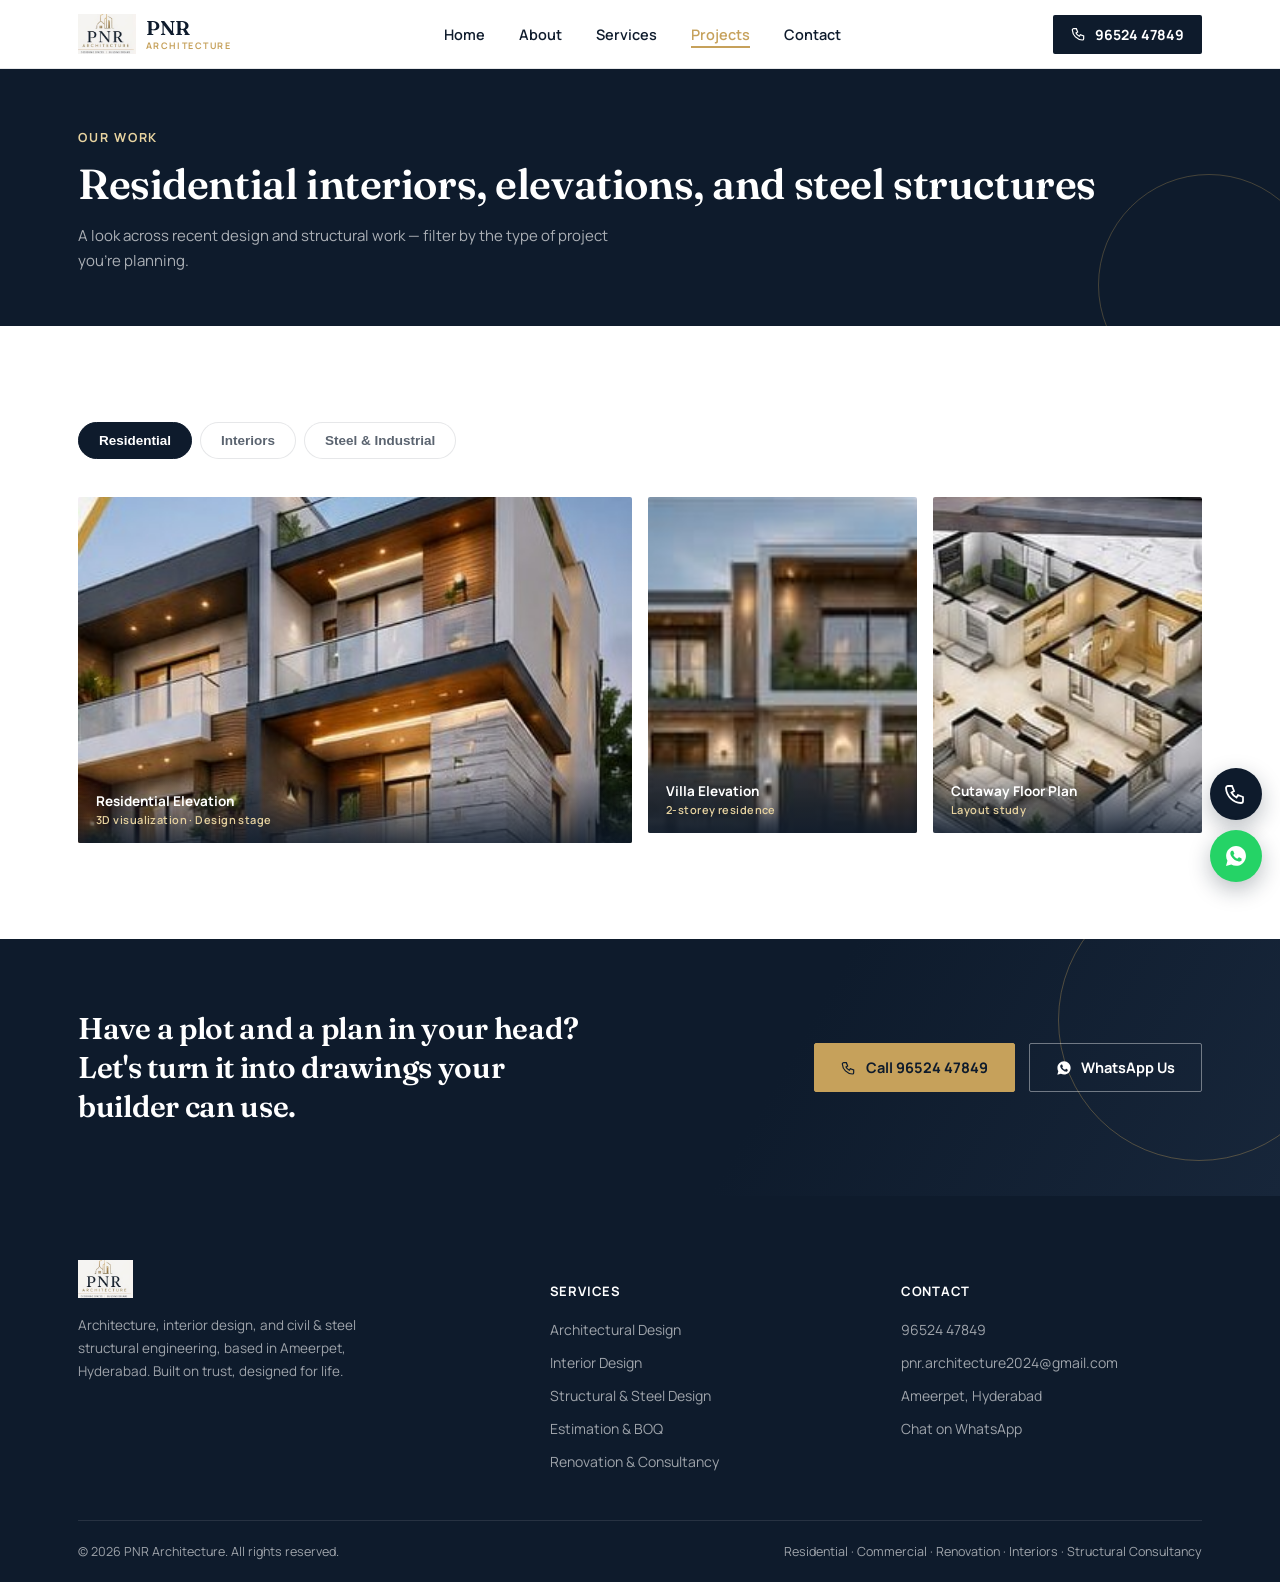
<file: projects.html>
<!DOCTYPE html>
<html lang="en">
<head>
<meta charset="UTF-8">
<meta name="viewport" content="width=device-width, initial-scale=1.0">
<title>Projects — PNR Architecture, Ameerpet Hyderabad</title>
<meta name="description" content="Residential elevations, interiors, and steel & industrial structural projects by PNR Architecture, Hyderabad.">
<link rel="preconnect" href="https://fonts.googleapis.com">
<link rel="preconnect" href="https://fonts.gstatic.com" crossorigin>
<link href="https://fonts.googleapis.com/css2?family=Fraunces:ital,opsz,wght@0,9..144,400;0,9..144,500;0,9..144,600;0,9..144,700;1,9..144,500&family=Manrope:wght@400;500;600;700;800&display=swap" rel="stylesheet">
<link rel="stylesheet" href="styles.css">
</head>
<body>

<header class="site-nav">
  <div class="nav-inner">
    <a href="index.html" class="nav-brand">
      <img src="assets/img/logo.jpg" alt="PNR Architecture logo">
      <span class="brand-text">PNR<span>ARCHITECTURE</span></span>
    </a>
    <nav class="nav-links" id="navLinks">
      <a href="index.html">Home</a>
      <a href="about.html">About</a>
      <a href="services.html">Services</a>
      <a href="projects.html" class="active">Projects</a>
      <a href="contact.html">Contact</a>
    </nav>
    <div class="nav-cta">
      <a href="tel:+919652447849" class="btn-call">
        <svg viewBox="0 0 24 24" fill="none" stroke="currentColor" stroke-width="1.8"><path d="M4 4h4l2 5-2.5 1.5a11 11 0 0 0 5 5L14 13l5 2v4a2 2 0 0 1-2 2A16 16 0 0 1 2 6a2 2 0 0 1 2-2z"/></svg>
        96524 47849
      </a>
      <button class="nav-toggle" id="navToggle" aria-label="Toggle menu">
        <span></span><span></span><span></span>
      </button>
    </div>
  </div>
</header>

<section class="page-header">
  <div class="wrap">
    <span class="section-tag">Our work</span>
    <h1>Residential interiors, elevations, and steel structures</h1>
    <p>A look across recent design and structural work — filter by the type of project you're planning.</p>
  </div>
</section>

<section class="section">
  <div class="wrap">
    
    <div class="tabs" id="tabs">
      <button class="tab-btn active" data-tab="residential">Residential</button>
      <button class="tab-btn" data-tab="interiors">Interiors</button>
      <button class="tab-btn" data-tab="steel">Steel &amp; Industrial</button>
    </div>

    <div class="gallery gallery-panel active" data-panel="residential">
      <div class="g-item wide"><img src="assets/img/residential-elevation.jpg" alt="Three-storey modern residential elevation with glass balconies"><div class="g-caption">Residential Elevation<span>3D visualization · Design stage</span></div></div>
      <div class="g-item"><img src="assets/img/villa-elevation.jpg" alt="3D elevation of a two-storey villa with gate and landscaping"><div class="g-caption">Villa Elevation<span>2-storey residence</span></div></div>
      <div class="g-item"><img src="assets/img/cutaway-floor-plan.jpg" alt="3D cutaway floor plan showing room layout on architectural drawing sheets"><div class="g-caption">Cutaway Floor Plan<span>Layout study</span></div></div>
    </div>

    <div class="gallery gallery-panel" data-panel="interiors">
      <div class="g-item"><img src="assets/img/living-room.jpg" alt="Modern living room interior with beige sofa and wood panelling"><div class="g-caption">Living Room<span>Interior design</span></div></div>
      <div class="g-item"><img src="assets/img/bedroom.jpg" alt="Contemporary bedroom interior with warm lighting and wood accents"><div class="g-caption">Bedroom<span>Interior design</span></div></div>
      <div class="g-item"><img src="assets/img/kitchen.jpg" alt="Modern kitchen with island counter and pendant lighting"><div class="g-caption">Kitchen<span>Interior design</span></div></div>
      <div class="g-item"><img src="assets/img/living-room-2.jpg" alt="Living room interior with tv unit and cove lighting"><div class="g-caption">Living Room<span>Cove lighting detail</span></div></div>
      <div class="g-item wide"><img src="assets/img/kitchen-2.jpg" alt="Kitchen interior with pendant lights over island"><div class="g-caption">Kitchen<span>Island &amp; pendant lighting</span></div></div>
    </div>

    <div class="gallery gallery-panel" data-panel="steel">
      <div class="g-item wide"><img src="assets/img/steel-frame-erection.jpg" alt="Steel structural framework under construction"><div class="g-caption">Steel Frame Erection<span>Site progress</span></div></div>
      <div class="g-item"><img src="assets/img/industrial-shed.jpg" alt="Industrial shed steel structure"><div class="g-caption">Industrial Shed<span>Steel structure</span></div></div>
      <div class="g-item"><img src="assets/img/commercial-building.jpg" alt="Commercial building steel structure under construction"><div class="g-caption">Commercial Building<span>Steel structure</span></div></div>
      <div class="g-item"><img src="assets/img/steel-staircase.jpg" alt="Steel staircase structure inside industrial building"><div class="g-caption">Steel Staircase<span>Fabrication</span></div></div>
      <div class="g-item"><img src="assets/img/mezzanine-floor.jpg" alt="Mezzanine floor steel structure"><div class="g-caption">Mezzanine Floor<span>Steel structure</span></div></div>
    </div>
  </div>
</section>

<section class="cta-band">
  <div class="wrap cta-inner">
    <h3>Have a plot and a plan in your head? Let's turn it into drawings your builder can use.</h3>
    <div class="cta-buttons">
      <a href="tel:+919652447849" class="btn-gold">
        <svg viewBox="0 0 24 24" fill="none" stroke="currentColor" stroke-width="1.8"><path d="M4 4h4l2 5-2.5 1.5a11 11 0 0 0 5 5L14 13l5 2v4a2 2 0 0 1-2 2A16 16 0 0 1 2 6a2 2 0 0 1 2-2z"/></svg>
        Call 96524 47849
      </a>
      <a href="https://wa.me/919652447849?text=Hi%20PNR%20Architecture%2C%20I%27d%20like%20to%20discuss%20my%20project." class="btn-ghost" target="_blank" rel="noopener">
        <svg viewBox="0 0 24 24" fill="currentColor"><path d="M12.04 2C6.58 2 2.13 6.45 2.13 11.91c0 1.75.46 3.45 1.32 4.95L2 22l5.29-1.39a9.9 9.9 0 0 0 4.75 1.21h.01c5.46 0 9.91-4.45 9.91-9.91C21.96 6.45 17.5 2 12.04 2zm5.8 14.1c-.24.68-1.4 1.3-1.93 1.38-.5.08-1.12.11-1.8-.11-.42-.13-.95-.31-1.64-.6-2.9-1.25-4.79-4.16-4.94-4.36-.14-.2-1.18-1.57-1.18-3 0-1.42.75-2.12 1.02-2.41.27-.29.58-.36.78-.36.2 0 .39 0 .56.01.18.01.42-.07.65.5.24.58.82 2 .89 2.14.07.14.12.31.02.5-.09.2-.14.31-.28.48-.14.16-.29.36-.42.48-.14.14-.28.28-.12.55.16.27.71 1.17 1.52 1.9 1.05.94 1.93 1.23 2.2 1.37.27.14.43.11.59-.07.16-.18.68-.79.87-1.06.18-.27.36-.22.6-.13.25.09 1.58.75 1.85.88.27.14.45.2.51.32.07.11.07.66-.17 1.34z"/></svg>
        WhatsApp Us
      </a>
    </div>
  </div>
</section>

<footer>
  <div class="wrap">
    <div class="footer-grid">
      <div class="footer-brand">
        <img src="assets/img/logo.jpg" alt="PNR Architecture">
        <p>Architecture, interior design, and civil &amp; steel structural engineering, based in Ameerpet, Hyderabad. Built on trust, designed for life.</p>
      </div>
      <div>
        <h5>Services</h5>
        <ul>
          <li><a href="services.html">Architectural Design</a></li>
          <li><a href="services.html">Interior Design</a></li>
          <li><a href="services.html">Structural &amp; Steel Design</a></li>
          <li><a href="services.html">Estimation &amp; BOQ</a></li>
          <li><a href="services.html">Renovation &amp; Consultancy</a></li>
        </ul>
      </div>
      <div>
        <h5>Contact</h5>
        <ul>
          <li><a href="tel:+919652447849">96524 47849</a></li>
          <li><a href="mailto:pnr.architecture2024@gmail.com">pnr.architecture2024@gmail.com</a></li>
          <li><a href="contact.html">Ameerpet, Hyderabad</a></li>
          <li><a href="https://wa.me/919652447849?text=Hi%20PNR%20Architecture%2C%20I%27d%20like%20to%20discuss%20my%20project." target="_blank" rel="noopener">Chat on WhatsApp</a></li>
        </ul>
      </div>
    </div>
    <div class="footer-bottom">
      <span>© 2026 PNR Architecture. All rights reserved.</span>
      <span>Residential · Commercial · Renovation · Interiors · Structural Consultancy</span>
    </div>
  </div>
</footer>

<div class="float-actions">
  <a href="tel:+919652447849" class="fab call" aria-label="Call PNR Architecture">
    <svg viewBox="0 0 24 24" fill="none" stroke="currentColor" stroke-width="1.8"><path d="M4 4h4l2 5-2.5 1.5a11 11 0 0 0 5 5L14 13l5 2v4a2 2 0 0 1-2 2A16 16 0 0 1 2 6a2 2 0 0 1 2-2z"/></svg>
  </a>
  <a href="https://wa.me/919652447849?text=Hi%20PNR%20Architecture%2C%20I%27d%20like%20to%20discuss%20my%20project." class="fab wa" target="_blank" rel="noopener" aria-label="WhatsApp PNR Architecture">
    <svg viewBox="0 0 24 24" fill="currentColor"><path d="M12.04 2C6.58 2 2.13 6.45 2.13 11.91c0 1.75.46 3.45 1.32 4.95L2 22l5.29-1.39a9.9 9.9 0 0 0 4.75 1.21h.01c5.46 0 9.91-4.45 9.91-9.91C21.96 6.45 17.5 2 12.04 2zm5.8 14.1c-.24.68-1.4 1.3-1.93 1.38-.5.08-1.12.11-1.8-.11-.42-.13-.95-.31-1.64-.6-2.9-1.25-4.79-4.16-4.94-4.36-.14-.2-1.18-1.57-1.18-3 0-1.42.75-2.12 1.02-2.41.27-.29.58-.36.78-.36.2 0 .39 0 .56.01.18.01.42-.07.65.5.24.58.82 2 .89 2.14.07.14.12.31.02.5-.09.2-.14.31-.28.48-.14.16-.29.36-.42.48-.14.14-.28.28-.12.55.16.27.71 1.17 1.52 1.9 1.05.94 1.93 1.23 2.2 1.37.27.14.43.11.59-.07.16-.18.68-.79.87-1.06.18-.27.36-.22.6-.13.25.09 1.58.75 1.85.88.27.14.45.2.51.32.07.11.07.66-.17 1.34z"/></svg>
  </a>
</div>

<div class="mobile-bar">
  <a href="tel:+919652447849" class="call">
    <svg viewBox="0 0 24 24" fill="none" stroke="currentColor" stroke-width="1.8"><path d="M4 4h4l2 5-2.5 1.5a11 11 0 0 0 5 5L14 13l5 2v4a2 2 0 0 1-2 2A16 16 0 0 1 2 6a2 2 0 0 1 2-2z"/></svg>
    Call Now
  </a>
  <a href="https://wa.me/919652447849?text=Hi%20PNR%20Architecture%2C%20I%27d%20like%20to%20discuss%20my%20project." class="wa" target="_blank" rel="noopener">
    <svg viewBox="0 0 24 24" fill="currentColor"><path d="M12.04 2C6.58 2 2.13 6.45 2.13 11.91c0 1.75.46 3.45 1.32 4.95L2 22l5.29-1.39a9.9 9.9 0 0 0 4.75 1.21h.01c5.46 0 9.91-4.45 9.91-9.91C21.96 6.45 17.5 2 12.04 2zm5.8 14.1c-.24.68-1.4 1.3-1.93 1.38-.5.08-1.12.11-1.8-.11-.42-.13-.95-.31-1.64-.6-2.9-1.25-4.79-4.16-4.94-4.36-.14-.2-1.18-1.57-1.18-3 0-1.42.75-2.12 1.02-2.41.27-.29.58-.36.78-.36.2 0 .39 0 .56.01.18.01.42-.07.65.5.24.58.82 2 .89 2.14.07.14.12.31.02.5-.09.2-.14.31-.28.48-.14.16-.29.36-.42.48-.14.14-.28.28-.12.55.16.27.71 1.17 1.52 1.9 1.05.94 1.93 1.23 2.2 1.37.27.14.43.11.59-.07.16-.18.68-.79.87-1.06.18-.27.36-.22.6-.13.25.09 1.58.75 1.85.88.27.14.45.2.51.32.07.11.07.66-.17 1.34z"/></svg>
    WhatsApp
  </a>
</div>

<script src="script.js"></script>

</body>
</html>
</file>
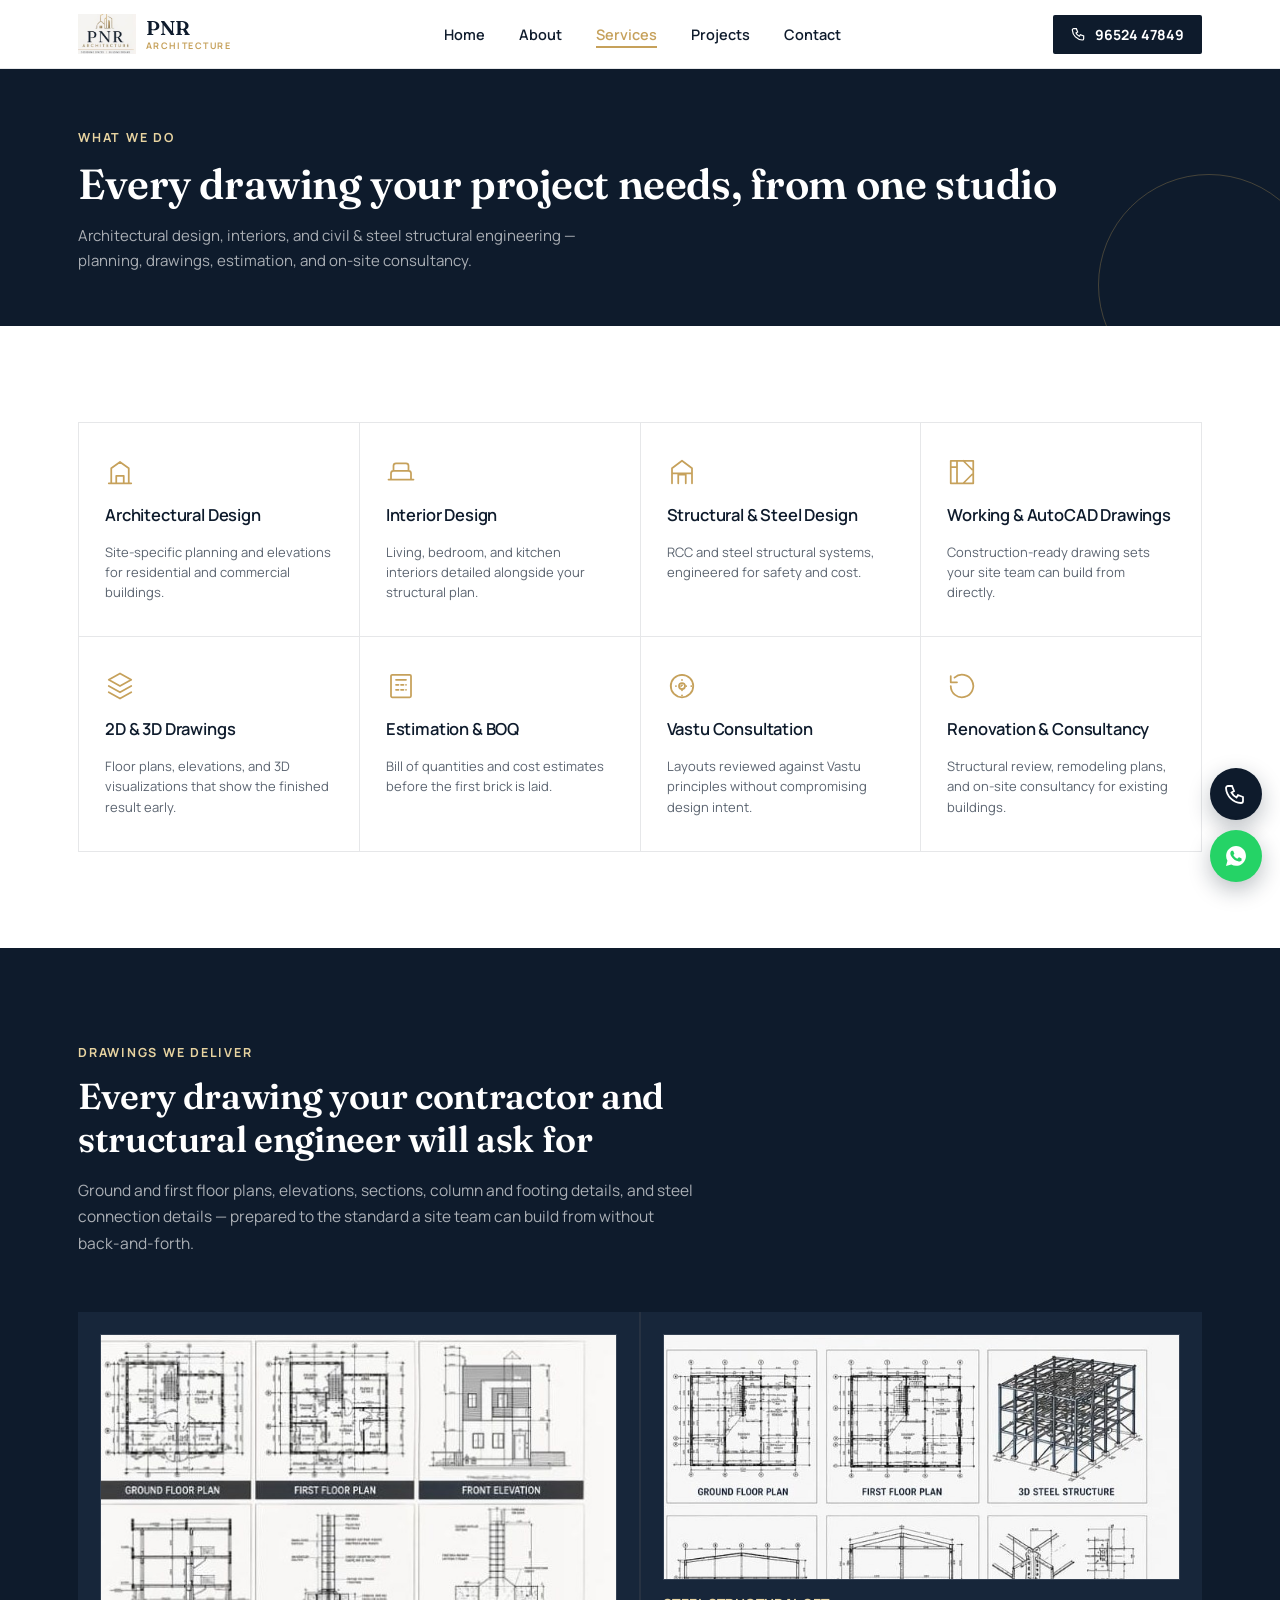
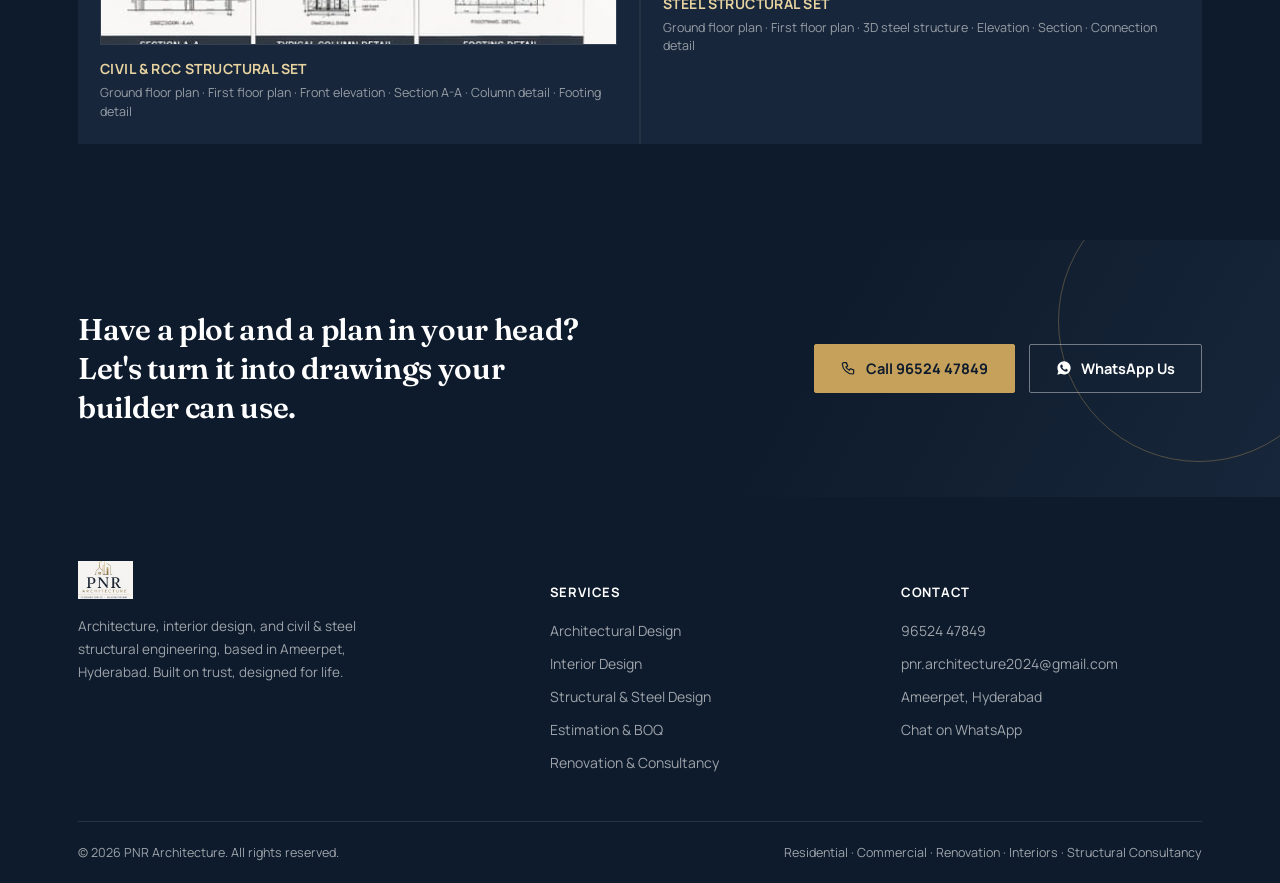
<file: services.html>
<!DOCTYPE html>
<html lang="en">
<head>
<meta charset="UTF-8">
<meta name="viewport" content="width=device-width, initial-scale=1.0">
<title>Services — PNR Architecture, Ameerpet Hyderabad</title>
<meta name="description" content="Architectural design, interior design, structural & steel engineering, AutoCAD drawings, BOQ, and Vastu consultation from PNR Architecture.">
<link rel="preconnect" href="https://fonts.googleapis.com">
<link rel="preconnect" href="https://fonts.gstatic.com" crossorigin>
<link href="https://fonts.googleapis.com/css2?family=Fraunces:ital,opsz,wght@0,9..144,400;0,9..144,500;0,9..144,600;0,9..144,700;1,9..144,500&family=Manrope:wght@400;500;600;700;800&display=swap" rel="stylesheet">
<link rel="stylesheet" href="styles.css">
</head>
<body>

<header class="site-nav">
  <div class="nav-inner">
    <a href="index.html" class="nav-brand">
      <img src="assets/img/logo.jpg" alt="PNR Architecture logo">
      <span class="brand-text">PNR<span>ARCHITECTURE</span></span>
    </a>
    <nav class="nav-links" id="navLinks">
      <a href="index.html">Home</a>
      <a href="about.html">About</a>
      <a href="services.html" class="active">Services</a>
      <a href="projects.html">Projects</a>
      <a href="contact.html">Contact</a>
    </nav>
    <div class="nav-cta">
      <a href="tel:+919652447849" class="btn-call">
        <svg viewBox="0 0 24 24" fill="none" stroke="currentColor" stroke-width="1.8"><path d="M4 4h4l2 5-2.5 1.5a11 11 0 0 0 5 5L14 13l5 2v4a2 2 0 0 1-2 2A16 16 0 0 1 2 6a2 2 0 0 1 2-2z"/></svg>
        96524 47849
      </a>
      <button class="nav-toggle" id="navToggle" aria-label="Toggle menu">
        <span></span><span></span><span></span>
      </button>
    </div>
  </div>
</header>

<section class="page-header">
  <div class="wrap">
    <span class="section-tag">What we do</span>
    <h1>Every drawing your project needs, from one studio</h1>
    <p>Architectural design, interiors, and civil &amp; steel structural engineering — planning, drawings, estimation, and on-site consultancy.</p>
  </div>
</section>

<section class="section">
  <div class="wrap">
    <div class="services-grid">
    <div class="service-card">
      <svg viewBox="0 0 24 24" fill="none" stroke="currentColor" stroke-linecap="round" stroke-linejoin="round"><path d="M3 21h18M5 21V9l7-5 7 5v12M9 21v-6h6v6"/></svg>
      <h3>Architectural Design</h3>
      <p>Site-specific planning and elevations for residential and commercial buildings.</p>
    </div>
    <div class="service-card">
      <svg viewBox="0 0 24 24" fill="none" stroke="currentColor" stroke-linecap="round" stroke-linejoin="round"><path d="M4 18v-5a2 2 0 0 1 2-2h12a2 2 0 0 1 2 2v5M2 18h20M6 11V7a2 2 0 0 1 2-2h8a2 2 0 0 1 2 2v4"/></svg>
      <h3>Interior Design</h3>
      <p>Living, bedroom, and kitchen interiors detailed alongside your structural plan.</p>
    </div>
    <div class="service-card">
      <svg viewBox="0 0 24 24" fill="none" stroke="currentColor" stroke-linecap="round" stroke-linejoin="round"><path d="M4 21V9l8-6 8 6v12M9 21v-7h6v7M4 13h16"/></svg>
      <h3>Structural &amp; Steel Design</h3>
      <p>RCC and steel structural systems, engineered for safety and cost.</p>
    </div>
    <div class="service-card">
      <svg viewBox="0 0 24 24" fill="none" stroke="currentColor" stroke-linecap="round" stroke-linejoin="round"><path d="M3 3h18v18H3zM8 3v18M3 8h5M13 3l7 7M13 21l7-7"/></svg>
      <h3>Working &amp; AutoCAD Drawings</h3>
      <p>Construction-ready drawing sets your site team can build from directly.</p>
    </div>
    <div class="service-card">
      <svg viewBox="0 0 24 24" fill="none" stroke="currentColor" stroke-linecap="round" stroke-linejoin="round"><path d="M12 2l9 5-9 5-9-5 9-5zM3 12l9 5 9-5M3 17l9 5 9-5"/></svg>
      <h3>2D &amp; 3D Drawings</h3>
      <p>Floor plans, elevations, and 3D visualizations that show the finished result early.</p>
    </div>
    <div class="service-card">
      <svg viewBox="0 0 24 24" fill="none" stroke="currentColor" stroke-linecap="round" stroke-linejoin="round"><rect x="4" y="3" width="16" height="18" rx="1"/><path d="M8 7h8M8 11h2M12 11h2M16 11h0M8 15h2M12 15h2M16 15h0"/></svg>
      <h3>Estimation &amp; BOQ</h3>
      <p>Bill of quantities and cost estimates before the first brick is laid.</p>
    </div>
    <div class="service-card">
      <svg viewBox="0 0 24 24" fill="none" stroke="currentColor" stroke-linecap="round" stroke-linejoin="round"><circle cx="12" cy="12" r="9"/><path d="M12 3v18M3 12h18" stroke-dasharray="0.1 4"/><circle cx="12" cy="12" r="2.4"/></svg>
      <h3>Vastu Consultation</h3>
      <p>Layouts reviewed against Vastu principles without compromising design intent.</p>
    </div>
    <div class="service-card">
      <svg viewBox="0 0 24 24" fill="none" stroke="currentColor" stroke-linecap="round" stroke-linejoin="round"><path d="M3 12a9 9 0 1 0 3-6.7"/><path d="M3 4v5h5"/></svg>
      <h3>Renovation &amp; Consultancy</h3>
      <p>Structural review, remodeling plans, and on-site consultancy for existing buildings.</p>
    </div>
  </div>
  </div>
</section>

<section class="section struct-section" id="structural">
  <div class="wrap">
    <div class="section-head">
      <span class="section-tag">Drawings we deliver</span>
      <h2>Every drawing your contractor and structural engineer will ask for</h2>
      <p>Ground and first floor plans, elevations, sections, column and footing details, and steel connection details — prepared to the standard a site team can build from without back-and-forth.</p>
    </div>
    <div class="struct-grid">
      <div class="struct-item">
        <img src="assets/img/civil-structural-set.jpg" alt="Civil structural drawing set: ground floor plan, first floor plan, front elevation, section, column detail, footing detail">
        <h4>CIVIL &amp; RCC STRUCTURAL SET</h4>
        <p>Ground floor plan · First floor plan · Front elevation · Section A-A · Column detail · Footing detail</p>
      </div>
      <div class="struct-item">
        <img src="assets/img/steel-structural-set.jpg" alt="Steel structural drawing set: ground floor plan, first floor plan, 3D steel structure, elevation, section, connection detail">
        <h4>STEEL STRUCTURAL SET</h4>
        <p>Ground floor plan · First floor plan · 3D steel structure · Elevation · Section · Connection detail</p>
      </div>
    </div>
  </div>
</section>

<section class="cta-band">
  <div class="wrap cta-inner">
    <h3>Have a plot and a plan in your head? Let's turn it into drawings your builder can use.</h3>
    <div class="cta-buttons">
      <a href="tel:+919652447849" class="btn-gold">
        <svg viewBox="0 0 24 24" fill="none" stroke="currentColor" stroke-width="1.8"><path d="M4 4h4l2 5-2.5 1.5a11 11 0 0 0 5 5L14 13l5 2v4a2 2 0 0 1-2 2A16 16 0 0 1 2 6a2 2 0 0 1 2-2z"/></svg>
        Call 96524 47849
      </a>
      <a href="https://wa.me/919652447849?text=Hi%20PNR%20Architecture%2C%20I%27d%20like%20to%20discuss%20my%20project." class="btn-ghost" target="_blank" rel="noopener">
        <svg viewBox="0 0 24 24" fill="currentColor"><path d="M12.04 2C6.58 2 2.13 6.45 2.13 11.91c0 1.75.46 3.45 1.32 4.95L2 22l5.29-1.39a9.9 9.9 0 0 0 4.75 1.21h.01c5.46 0 9.91-4.45 9.91-9.91C21.96 6.45 17.5 2 12.04 2zm5.8 14.1c-.24.68-1.4 1.3-1.93 1.38-.5.08-1.12.11-1.8-.11-.42-.13-.95-.31-1.64-.6-2.9-1.25-4.79-4.16-4.94-4.36-.14-.2-1.18-1.57-1.18-3 0-1.42.75-2.12 1.02-2.41.27-.29.58-.36.78-.36.2 0 .39 0 .56.01.18.01.42-.07.65.5.24.58.82 2 .89 2.14.07.14.12.31.02.5-.09.2-.14.31-.28.48-.14.16-.29.36-.42.48-.14.14-.28.28-.12.55.16.27.71 1.17 1.52 1.9 1.05.94 1.93 1.23 2.2 1.37.27.14.43.11.59-.07.16-.18.68-.79.87-1.06.18-.27.36-.22.6-.13.25.09 1.58.75 1.85.88.27.14.45.2.51.32.07.11.07.66-.17 1.34z"/></svg>
        WhatsApp Us
      </a>
    </div>
  </div>
</section>

<footer>
  <div class="wrap">
    <div class="footer-grid">
      <div class="footer-brand">
        <img src="assets/img/logo.jpg" alt="PNR Architecture">
        <p>Architecture, interior design, and civil &amp; steel structural engineering, based in Ameerpet, Hyderabad. Built on trust, designed for life.</p>
      </div>
      <div>
        <h5>Services</h5>
        <ul>
          <li><a href="services.html">Architectural Design</a></li>
          <li><a href="services.html">Interior Design</a></li>
          <li><a href="services.html">Structural &amp; Steel Design</a></li>
          <li><a href="services.html">Estimation &amp; BOQ</a></li>
          <li><a href="services.html">Renovation &amp; Consultancy</a></li>
        </ul>
      </div>
      <div>
        <h5>Contact</h5>
        <ul>
          <li><a href="tel:+919652447849">96524 47849</a></li>
          <li><a href="mailto:pnr.architecture2024@gmail.com">pnr.architecture2024@gmail.com</a></li>
          <li><a href="contact.html">Ameerpet, Hyderabad</a></li>
          <li><a href="https://wa.me/919652447849?text=Hi%20PNR%20Architecture%2C%20I%27d%20like%20to%20discuss%20my%20project." target="_blank" rel="noopener">Chat on WhatsApp</a></li>
        </ul>
      </div>
    </div>
    <div class="footer-bottom">
      <span>© 2026 PNR Architecture. All rights reserved.</span>
      <span>Residential · Commercial · Renovation · Interiors · Structural Consultancy</span>
    </div>
  </div>
</footer>

<div class="float-actions">
  <a href="tel:+919652447849" class="fab call" aria-label="Call PNR Architecture">
    <svg viewBox="0 0 24 24" fill="none" stroke="currentColor" stroke-width="1.8"><path d="M4 4h4l2 5-2.5 1.5a11 11 0 0 0 5 5L14 13l5 2v4a2 2 0 0 1-2 2A16 16 0 0 1 2 6a2 2 0 0 1 2-2z"/></svg>
  </a>
  <a href="https://wa.me/919652447849?text=Hi%20PNR%20Architecture%2C%20I%27d%20like%20to%20discuss%20my%20project." class="fab wa" target="_blank" rel="noopener" aria-label="WhatsApp PNR Architecture">
    <svg viewBox="0 0 24 24" fill="currentColor"><path d="M12.04 2C6.58 2 2.13 6.45 2.13 11.91c0 1.75.46 3.45 1.32 4.95L2 22l5.29-1.39a9.9 9.9 0 0 0 4.75 1.21h.01c5.46 0 9.91-4.45 9.91-9.91C21.96 6.45 17.5 2 12.04 2zm5.8 14.1c-.24.68-1.4 1.3-1.93 1.38-.5.08-1.12.11-1.8-.11-.42-.13-.95-.31-1.64-.6-2.9-1.25-4.79-4.16-4.94-4.36-.14-.2-1.18-1.57-1.18-3 0-1.42.75-2.12 1.02-2.41.27-.29.58-.36.78-.36.2 0 .39 0 .56.01.18.01.42-.07.65.5.24.58.82 2 .89 2.14.07.14.12.31.02.5-.09.2-.14.31-.28.48-.14.16-.29.36-.42.48-.14.14-.28.28-.12.55.16.27.71 1.17 1.52 1.9 1.05.94 1.93 1.23 2.2 1.37.27.14.43.11.59-.07.16-.18.68-.79.87-1.06.18-.27.36-.22.6-.13.25.09 1.58.75 1.85.88.27.14.45.2.51.32.07.11.07.66-.17 1.34z"/></svg>
  </a>
</div>

<div class="mobile-bar">
  <a href="tel:+919652447849" class="call">
    <svg viewBox="0 0 24 24" fill="none" stroke="currentColor" stroke-width="1.8"><path d="M4 4h4l2 5-2.5 1.5a11 11 0 0 0 5 5L14 13l5 2v4a2 2 0 0 1-2 2A16 16 0 0 1 2 6a2 2 0 0 1 2-2z"/></svg>
    Call Now
  </a>
  <a href="https://wa.me/919652447849?text=Hi%20PNR%20Architecture%2C%20I%27d%20like%20to%20discuss%20my%20project." class="wa" target="_blank" rel="noopener">
    <svg viewBox="0 0 24 24" fill="currentColor"><path d="M12.04 2C6.58 2 2.13 6.45 2.13 11.91c0 1.75.46 3.45 1.32 4.95L2 22l5.29-1.39a9.9 9.9 0 0 0 4.75 1.21h.01c5.46 0 9.91-4.45 9.91-9.91C21.96 6.45 17.5 2 12.04 2zm5.8 14.1c-.24.68-1.4 1.3-1.93 1.38-.5.08-1.12.11-1.8-.11-.42-.13-.95-.31-1.64-.6-2.9-1.25-4.79-4.16-4.94-4.36-.14-.2-1.18-1.57-1.18-3 0-1.42.75-2.12 1.02-2.41.27-.29.58-.36.78-.36.2 0 .39 0 .56.01.18.01.42-.07.65.5.24.58.82 2 .89 2.14.07.14.12.31.02.5-.09.2-.14.31-.28.48-.14.16-.29.36-.42.48-.14.14-.28.28-.12.55.16.27.71 1.17 1.52 1.9 1.05.94 1.93 1.23 2.2 1.37.27.14.43.11.59-.07.16-.18.68-.79.87-1.06.18-.27.36-.22.6-.13.25.09 1.58.75 1.85.88.27.14.45.2.51.32.07.11.07.66-.17 1.34z"/></svg>
    WhatsApp
  </a>
</div>

<script src="script.js"></script>

</body>
</html>
</file>
<file: styles.css>
:root{
    --navy:#0E1B2C;
    --navy-2:#132033;
    --navy-soft:#17263A;
    --gold:#C6A15B;
    --gold-light:#E7D3A0;
    --cream:#F6F3EC;
    --ink:#1C2024;
    --ink-soft:#5B6470;
    --white:#FFFFFF;
    --line: rgba(14,27,44,0.10);
    --radius: 2px;
  }
  :root:not([data-theme="light"]){
  }
  @media (prefers-color-scheme: dark){
    :root:not([data-theme="light"]){
    }
  }
  *{box-sizing:border-box;}
  html{scroll-behavior:smooth;}
  body{
    margin:0;
    background:var(--white);
    color:var(--ink);
    font-family:'Manrope',sans-serif;
    -webkit-font-smoothing:antialiased;
    overflow-x:hidden;
  }
  img{max-width:100%;display:block;}
  h1,h2,h3,h4{font-family:'Fraunces',serif;margin:0;font-weight:600;letter-spacing:-0.01em;}
  p{margin:0;}
  a{text-decoration:none;color:inherit;}
  .wrap{max-width:1180px;margin:0 auto;padding:0 28px;}
  :focus-visible{outline:2px solid var(--gold); outline-offset:3px;}
  @media (prefers-reduced-motion: reduce){
    *{animation-duration:0.01ms !important; animation-iteration-count:1 !important; transition-duration:0.01ms !important; scroll-behavior:auto !important;}
  }

  /* ---------- NAV ---------- */
  header.site-nav{
    position:sticky; top:0; z-index:200;
    background:rgba(255,255,255,0.92);
    backdrop-filter:blur(10px);
    border-bottom:1px solid var(--line);
  }
  .nav-inner{
    max-width:1180px;margin:0 auto;padding:14px 28px;
    display:flex;align-items:center;justify-content:space-between;
  }
  .nav-brand{display:flex;align-items:center;gap:10px;}
  .nav-brand img{height:40px;width:auto;}
  .nav-brand .brand-text{font-family:'Fraunces',serif;font-size:20px;font-weight:600;color:var(--navy);line-height:1;}
  .nav-brand .brand-text span{display:block;font-family:'Manrope',sans-serif;font-size:9px;letter-spacing:0.16em;color:var(--gold);font-weight:700;margin-top:3px;}
  nav.nav-links{display:flex;gap:34px;}
  nav.nav-links a{font-size:14.5px;font-weight:600;color:var(--navy);position:relative;padding:4px 0;}
  nav.nav-links a::after{content:"";position:absolute;left:0;bottom:0;width:0;height:2px;background:var(--gold);transition:width .25s ease;}
  nav.nav-links a:hover::after{width:100%;}
  .nav-cta{display:flex;align-items:center;gap:10px;}
  .btn-call{
    display:flex;align-items:center;gap:8px;
    background:var(--navy);color:var(--white);
    padding:10px 18px;font-weight:700;font-size:14px;
    border-radius:2px;white-space:nowrap;
  }
  .btn-call svg{width:16px;height:16px;flex-shrink:0;}
  .nav-toggle{display:none;background:none;border:none;cursor:pointer;padding:6px;}
  .nav-toggle span{display:block;width:24px;height:2px;background:var(--navy);margin:5px 0;transition:.25s;}

  /* ---------- HERO ---------- */
  .hero{position:relative;background:var(--navy);overflow:hidden;}
  .hero-grid{
    display:grid;grid-template-columns:1.15fr 1fr;
    min-height:640px;
  }
  .hero-media{position:relative;overflow:hidden;}
  .hero-media img{width:100%;height:100%;object-fit:cover;object-position:center 30%;
    filter:saturate(1.02);
  }
  .hero-media::after{
    content:"";position:absolute;inset:0;
    background:linear-gradient(90deg, rgba(14,27,44,0) 55%, rgba(14,27,44,0.55) 100%);
  }
  .hero-diag{
    position:absolute; top:0; right:-2px; height:100%; width:120px;
    background:var(--navy);
    clip-path:polygon(100% 0, 100% 100%, 0 100%);
    z-index:2;
  }
  .hero-copy{
    padding:76px 56px 56px 64px;
    display:flex;flex-direction:column;justify-content:center;
    position:relative;z-index:3;
  }
  .hero-eyebrow{color:var(--gold-light);font-size:13px;font-weight:700;letter-spacing:0.14em;margin-bottom:18px;}
  .hero h1{
    color:var(--white);font-size:clamp(30px,3.6vw,44px);line-height:1.12;
    font-weight:600;
  }
  .hero h1 em{font-style:italic;color:var(--gold-light);font-weight:500;}
  .hero-sub{color:rgba(255,255,255,0.72);font-size:15.5px;line-height:1.65;margin-top:22px;max-width:420px;}
  .hero-actions{display:flex;gap:14px;margin-top:34px;flex-wrap:wrap;}
  .btn-gold{
    background:var(--gold);color:var(--navy);font-weight:700;font-size:14.5px;
    padding:14px 26px;display:inline-flex;align-items:center;gap:9px;border-radius:2px;
    border:1px solid var(--gold);
  }
  .btn-ghost{
    color:var(--white);font-weight:700;font-size:14.5px;
    padding:14px 26px;display:inline-flex;align-items:center;gap:9px;border-radius:2px;
    border:1px solid rgba(255,255,255,0.4);
  }
  .btn-gold svg,.btn-ghost svg{width:16px;height:16px;}
  .hero-strip{
    border-top:1px solid rgba(255,255,255,0.14);
    margin-top:46px;padding-top:24px;
    display:flex;gap:32px;flex-wrap:wrap;
  }
  .hero-strip div{color:rgba(255,255,255,0.85);font-size:13px;}
  .hero-strip strong{display:block;color:var(--white);font-family:'Fraunces',serif;font-size:20px;font-weight:600;}

  /* reveal animation - single orchestrated entrance */
  .reveal{opacity:0;transform:translateY(14px);animation:revealIn .8s cubic-bezier(.22,.8,.28,1) forwards;}
  .reveal.d1{animation-delay:.08s;}
  .reveal.d2{animation-delay:.2s;}
  .reveal.d3{animation-delay:.32s;}
  .reveal.d4{animation-delay:.44s;}
  @keyframes revealIn{to{opacity:1;transform:translateY(0);}}

  /* ---------- PAGE HEADER (sub-pages) ---------- */
  .page-header{background:var(--navy);padding:60px 0 52px;position:relative;overflow:hidden;}
  .page-header::after{
    content:"";position:absolute;right:-40px;bottom:-70px;width:220px;height:220px;
    border:1px solid rgba(198,161,91,0.3);border-radius:50%;
  }
  .page-header .wrap{position:relative;z-index:2;}
  .page-header .section-tag{color:var(--gold-light);}
  .page-header h1{color:var(--white);font-size:clamp(28px,3.6vw,42px);line-height:1.15;font-weight:600;}
  .page-header p{color:rgba(255,255,255,0.65);margin-top:16px;max-width:560px;font-size:15px;line-height:1.65;}
  nav.nav-links a.active{color:var(--gold);}
  nav.nav-links a.active::after{width:100%;}

  /* ---------- HOME TEASERS ---------- */
  .teaser-grid{display:grid;grid-template-columns:repeat(4,1fr);gap:20px;}
  .teaser-card{border:1px solid var(--line);padding:28px 24px;}
  .teaser-card svg{width:26px;height:26px;color:var(--gold);margin-bottom:14px;}
  .teaser-card h3{font-size:15.5px;color:var(--navy);font-weight:700;font-family:'Manrope',sans-serif;}
  .section-link{display:inline-flex;align-items:center;gap:8px;margin-top:30px;font-weight:700;font-size:14px;color:var(--navy);}
  .section-link svg{width:15px;height:15px;transition:transform .2s;}
  .section-link:hover svg{transform:translateX(4px);}
  .section-foot{display:flex;align-items:flex-end;justify-content:space-between;flex-wrap:wrap;gap:20px;margin-bottom:56px;}
  .section-foot .section-head{margin-bottom:0;}

  /* ---------- PROCESS STEPS (about) ---------- */
  .process-grid{display:grid;grid-template-columns:repeat(4,1fr);border-top:1px solid var(--line);border-left:1px solid var(--line);}
  .process-item{border-right:1px solid var(--line);border-bottom:1px solid var(--line);padding:30px 24px;}
  .process-item .num{font-family:'Fraunces',serif;font-size:26px;color:var(--gold);font-weight:600;margin-bottom:16px;}
  .process-item h4{font-size:15.5px;color:var(--navy);font-weight:700;font-family:'Manrope',sans-serif;margin-bottom:8px;}
  .process-item p{font-size:13px;color:var(--ink-soft);line-height:1.6;}

  /* ---------- ABOUT STORY ---------- */
  .story-grid{display:grid;grid-template-columns:0.9fr 1.1fr;gap:56px;align-items:center;}
  .story-grid img{width:100%;height:100%;object-fit:cover;aspect-ratio:4/5;}
  .story-copy p{color:var(--ink-soft);font-size:15px;line-height:1.75;margin-bottom:16px;}
  .story-stats{display:flex;gap:36px;margin-top:28px;flex-wrap:wrap;}
  .story-stats div strong{display:block;font-family:'Fraunces',serif;font-size:26px;color:var(--navy);font-weight:600;}
  .story-stats div span{font-size:12.5px;color:var(--ink-soft);}

  @media (max-width: 980px){
    .teaser-grid{grid-template-columns:repeat(2,1fr);}
    .process-grid{grid-template-columns:repeat(2,1fr);}
    .story-grid{grid-template-columns:1fr;}
    .story-grid img{aspect-ratio:16/9;}
  }
  @media (max-width: 680px){
    .teaser-grid{grid-template-columns:1fr;}
    .process-grid{grid-template-columns:1fr;}
  }

  /* ---------- SECTION HEADERS ---------- */
  .section{padding:96px 0;}
  .section.tight{padding:72px 0;}
  .section-head{max-width:620px;margin-bottom:56px;}
  .section-tag{color:var(--gold);font-weight:700;font-size:12.5px;letter-spacing:0.14em;text-transform:uppercase;margin-bottom:14px;display:block;}
  .section-head h2{font-size:clamp(26px,3vw,36px);color:var(--navy);line-height:1.2;}
  .section-head p{margin-top:16px;color:var(--ink-soft);font-size:15.5px;line-height:1.7;}
  .bg-cream{background:var(--cream);}

  /* ---------- SERVICES ---------- */
  .services-grid{
    display:grid;grid-template-columns:repeat(4,1fr);
    border-top:1px solid var(--line); border-left:1px solid var(--line);
  }
  .service-card{
    border-right:1px solid var(--line); border-bottom:1px solid var(--line);
    padding:34px 26px; min-height:190px;
    display:flex;flex-direction:column;gap:16px;
    transition:background .25s ease;
  }
  .service-card:hover{background:var(--cream);}
  .service-card svg{width:30px;height:30px;color:var(--gold);stroke-width:1.4;}
  .service-card h3{font-size:16.5px;color:var(--navy);font-weight:600;font-family:'Manrope',sans-serif;}
  .service-card p{font-size:13px;color:var(--ink-soft);line-height:1.55;}

  /* ---------- STRUCTURAL SHOWCASE ---------- */
  .struct-section{background:var(--navy);color:var(--white);position:relative;}
  .struct-section .section-tag{color:var(--gold-light);}
  .struct-section .section-head h2{color:var(--white);}
  .struct-section .section-head p{color:rgba(255,255,255,0.65);}
  .struct-grid{display:grid;grid-template-columns:1fr 1fr;gap:2px;background:rgba(255,255,255,0.1);}
  .struct-item{background:var(--navy-soft);padding:22px;}
  .struct-item img{border:1px solid rgba(255,255,255,0.12);width:100%;}
  .struct-item h4{color:var(--gold-light);font-size:14px;margin-top:14px;font-family:'Manrope',sans-serif;font-weight:700;letter-spacing:0.03em;}
  .struct-item p{color:rgba(255,255,255,0.55);font-size:12.5px;margin-top:6px;line-height:1.5;}

  /* ---------- PORTFOLIO ---------- */
  .tabs{display:flex;gap:8px;margin-bottom:38px;flex-wrap:wrap;}
  .tab-btn{
    padding:10px 20px;font-size:13.5px;font-weight:700;
    border:1px solid var(--line);color:var(--ink-soft);background:var(--white);
    cursor:pointer;border-radius:20px;transition:.2s;
  }
  .tab-btn.active{background:var(--navy);color:var(--white);border-color:var(--navy);}
  .gallery{display:grid;grid-template-columns:repeat(4,1fr);gap:16px;}
  .g-item{position:relative;overflow:hidden;background:var(--cream);aspect-ratio:4/5;border-radius:2px;}
  .g-item.wide{grid-column:span 2;aspect-ratio:8/5;}
  .g-item img{width:100%;height:100%;object-fit:cover;transition:transform .5s ease;}
  .g-item:hover img{transform:scale(1.06);}
  .g-caption{
    position:absolute;left:0;right:0;bottom:0;padding:16px 18px;
    background:linear-gradient(0deg, rgba(14,27,44,0.82), rgba(14,27,44,0));
    color:var(--white);font-size:13.5px;font-weight:700;
  }
  .g-caption span{display:block;font-size:11px;font-weight:600;color:var(--gold-light);margin-top:2px;letter-spacing:0.04em;}
  .gallery-panel{display:none;}
  .gallery-panel.active{display:grid;}

  /* ---------- WHY CHOOSE ---------- */
  .why-row{display:grid;grid-template-columns:repeat(5,1fr);gap:0;border-top:1px solid var(--line);}
  .why-item{padding:32px 22px 0;text-align:left;border-right:1px solid var(--line);}
  .why-item:last-child{border-right:none;}
  .why-item .num{font-family:'Fraunces',serif;font-size:13px;color:var(--gold);font-weight:600;margin-bottom:14px;}
  .why-item h4{font-size:14.5px;color:var(--navy);font-weight:700;font-family:'Manrope',sans-serif;line-height:1.4;}

  /* ---------- CTA BAND ---------- */
  .cta-band{
    background:linear-gradient(120deg, var(--navy) 60%, var(--navy-soft) 100%);
    padding:70px 0;position:relative;overflow:hidden;
  }
  .cta-band::before{
    content:"";position:absolute;right:-60px;top:-60px;width:280px;height:280px;
    border:1px solid rgba(198,161,91,0.35);border-radius:50%;
  }
  .cta-inner{display:flex;align-items:center;justify-content:space-between;flex-wrap:wrap;gap:26px;position:relative;z-index:2;}
  .cta-inner h3{color:var(--white);font-size:clamp(22px,2.6vw,30px);max-width:520px;line-height:1.3;font-weight:600;}
  .cta-inner .cta-buttons{display:flex;gap:14px;flex-wrap:wrap;}

  /* ---------- CONTACT ---------- */
  .contact-grid{display:grid;grid-template-columns:1fr 1fr;gap:64px;align-items:start;}
  .contact-info-item{display:flex;gap:16px;padding:20px 0;border-bottom:1px solid var(--line);}
  .contact-info-item svg{width:20px;height:20px;color:var(--gold);flex-shrink:0;margin-top:2px;}
  .contact-info-item h4{font-size:14.5px;color:var(--navy);font-weight:700;margin-bottom:5px;}
  .contact-info-item p, .contact-info-item a{font-size:14px;color:var(--ink-soft);line-height:1.6;}
  .contact-info-item a:hover{color:var(--gold);}

  form.enquiry{background:var(--cream);padding:36px;border:1px solid var(--line);}
  form.enquiry h3{font-size:19px;color:var(--navy);margin-bottom:6px;}
  form.enquiry .hint{font-size:13px;color:var(--ink-soft);margin-bottom:24px;display:block;}
  .field{margin-bottom:16px;}
  .field label{display:block;font-size:12.5px;font-weight:700;color:var(--navy);margin-bottom:7px;}
  .field input, .field select, .field textarea{
    width:100%;border:1px solid var(--line);background:var(--white);
    padding:12px 14px;font-family:'Manrope',sans-serif;font-size:14px;color:var(--ink);border-radius:2px;
  }
  .field input:focus, .field select:focus, .field textarea:focus{border-color:var(--gold);}
  .field-row{display:grid;grid-template-columns:1fr 1fr;gap:14px;}
  .submit-btn{
    width:100%;background:var(--navy);color:var(--white);font-weight:700;font-size:14.5px;
    padding:14px;border:none;cursor:pointer;display:flex;align-items:center;justify-content:center;gap:9px;
    border-radius:2px;
  }
  .submit-btn:hover{background:var(--navy-soft);}
  .submit-btn svg{width:17px;height:17px;}
  .form-note{font-size:12px;color:var(--ink-soft);margin-top:12px;text-align:center;}

  /* ---------- FOOTER ---------- */
  footer{background:var(--navy);color:rgba(255,255,255,0.6);padding-top:64px;}
  .footer-grid{display:grid;grid-template-columns:1.4fr 1fr 1fr;gap:50px;padding-bottom:48px;border-bottom:1px solid rgba(255,255,255,0.1);}
  .footer-brand img{height:38px;margin-bottom:16px;}
  .footer-brand p{font-size:13.5px;line-height:1.7;max-width:280px;}
  footer h5{color:var(--white);font-size:13px;font-weight:700;letter-spacing:0.06em;text-transform:uppercase;margin-bottom:18px;}
  footer ul{list-style:none;padding:0;margin:0;display:flex;flex-direction:column;gap:11px;}
  footer ul li a{font-size:14px;}
  footer ul li a:hover{color:var(--gold-light);}
  .footer-bottom{padding:22px 0;display:flex;justify-content:space-between;flex-wrap:wrap;gap:10px;font-size:12.5px;}

  /* ---------- FLOATING ACTIONS (mobile) ---------- */
  .float-actions{
    position:fixed;bottom:18px;right:18px;z-index:300;
    display:flex;flex-direction:column;gap:10px;
  }
  .fab{
    width:52px;height:52px;border-radius:50%;
    display:flex;align-items:center;justify-content:center;
    box-shadow:0 8px 22px rgba(14,27,44,0.28);
  }
  .fab.call{background:var(--navy);color:var(--white);}
  .fab.wa{background:#25D366;color:var(--white);}
  .fab svg{width:24px;height:24px;}
  .mobile-bar{display:none;}

  /* ---------- RESPONSIVE ---------- */
  @media (max-width: 980px){
    .hero-grid{grid-template-columns:1fr;min-height:auto;}
    .hero-media{height:340px;}
    .hero-diag{display:none;}
    .hero-copy{padding:44px 24px 52px;}
    .services-grid{grid-template-columns:repeat(2,1fr);}
    .struct-grid{grid-template-columns:1fr;}
    .why-row{grid-template-columns:repeat(2,1fr);}
    .why-item{border-right:none;border-bottom:1px solid var(--line);padding-bottom:24px;}
    .gallery{grid-template-columns:repeat(2,1fr);}
    .g-item.wide{grid-column:span 2;}
    .contact-grid{grid-template-columns:1fr;gap:40px;}
    .footer-grid{grid-template-columns:1fr;gap:36px;}
  }
  @media (max-width: 680px){
    nav.nav-links{
      position:fixed;top:69px;left:0;right:0;background:var(--white);
      flex-direction:column;gap:0;padding:8px 0;
      border-bottom:1px solid var(--line);
      transform:translateY(-130%);transition:transform .3s ease;
    }
    nav.nav-links.open{transform:translateY(0);}
    nav.nav-links a{padding:14px 28px;width:100%;border-bottom:1px solid var(--line);}
    .nav-toggle{display:block;}
    .btn-call{display:none;}
    .services-grid{grid-template-columns:1fr;}
    .service-card{min-height:auto;}
    .field-row{grid-template-columns:1fr;}
    .gallery{grid-template-columns:1fr;}
    .g-item.wide{grid-column:span 1;}
    .cta-inner{flex-direction:column;align-items:flex-start;}
    body{padding-bottom:66px;}
    .mobile-bar{
      display:flex;position:fixed;bottom:0;left:0;right:0;z-index:300;
      box-shadow:0 -6px 18px rgba(0,0,0,0.12);
    }
    .mobile-bar a{
      flex:1;display:flex;align-items:center;justify-content:center;gap:8px;
      padding:15px 0;font-weight:700;font-size:14px;
    }
    .mobile-bar a.call{background:var(--navy);color:var(--white);}
    .mobile-bar a.wa{background:#25D366;color:var(--white);}
    .mobile-bar svg{width:17px;height:17px;}
    .float-actions{display:none;}
  }
</file>
